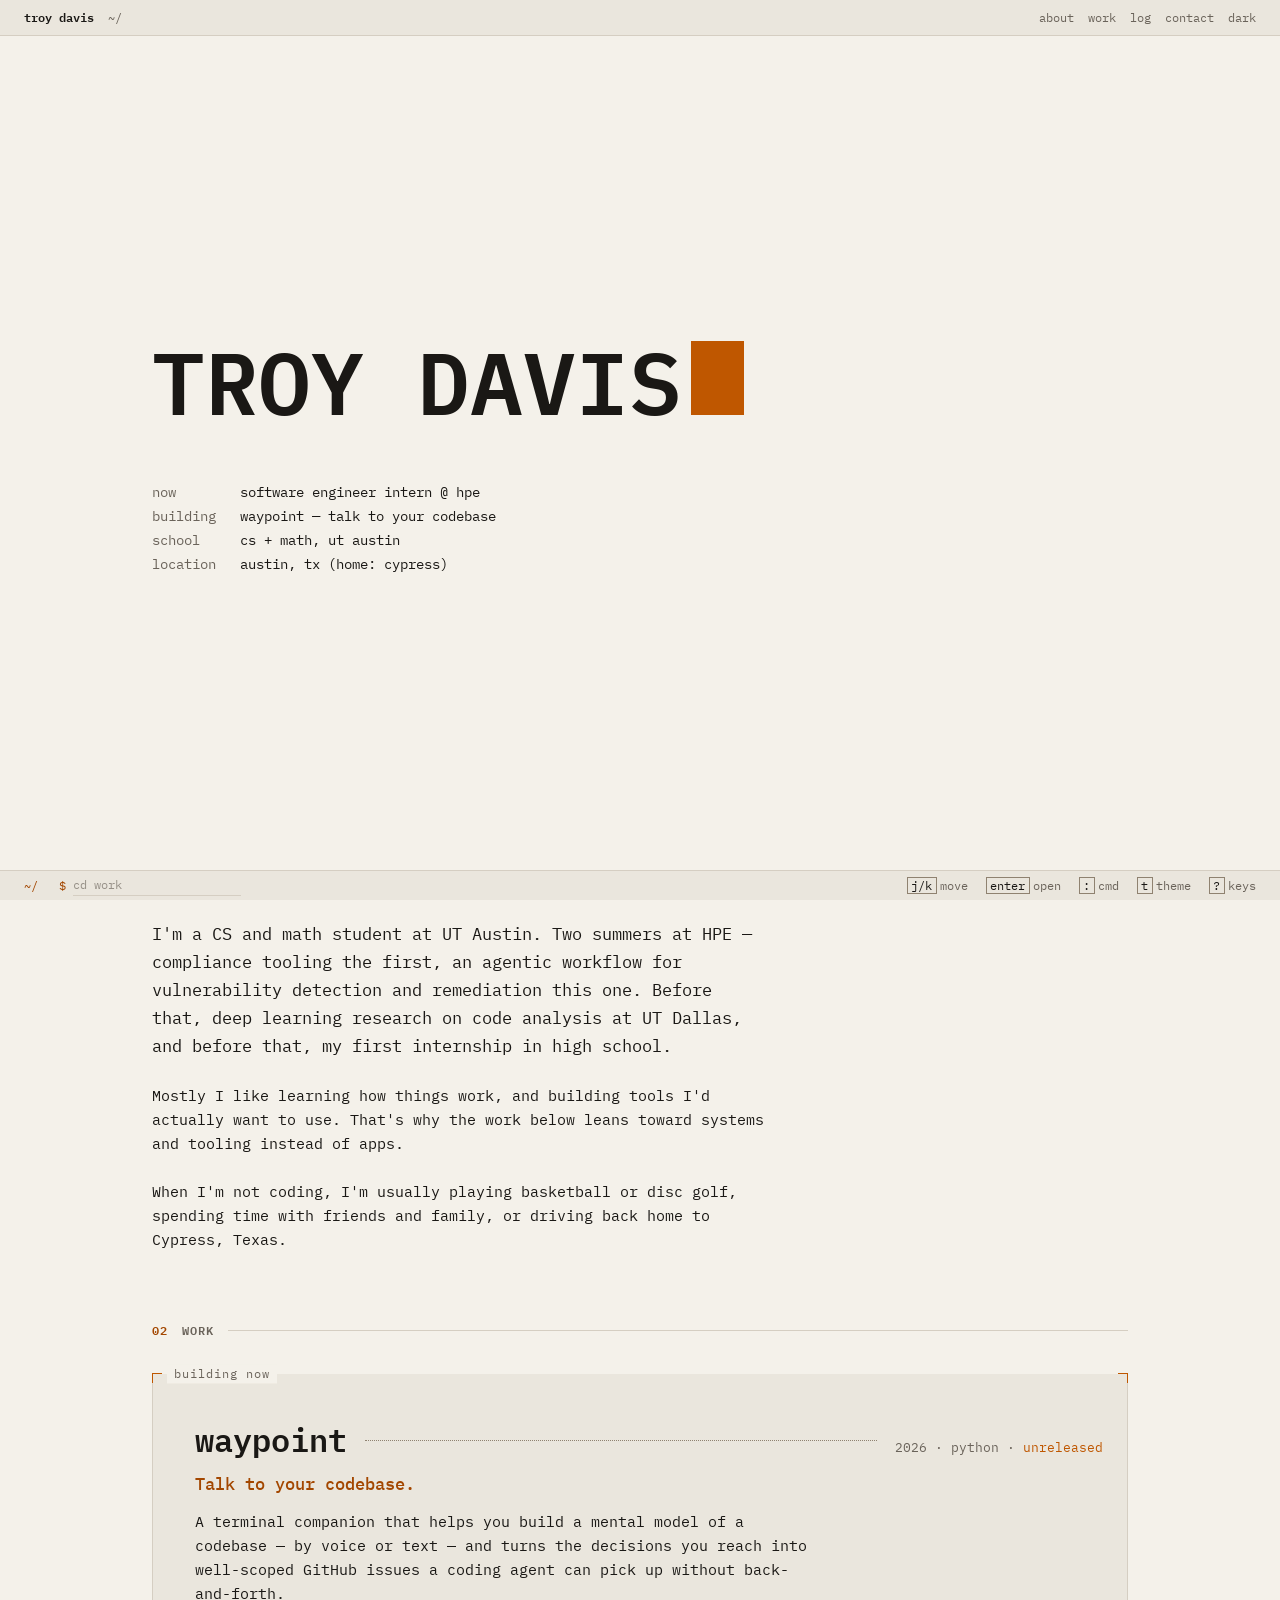
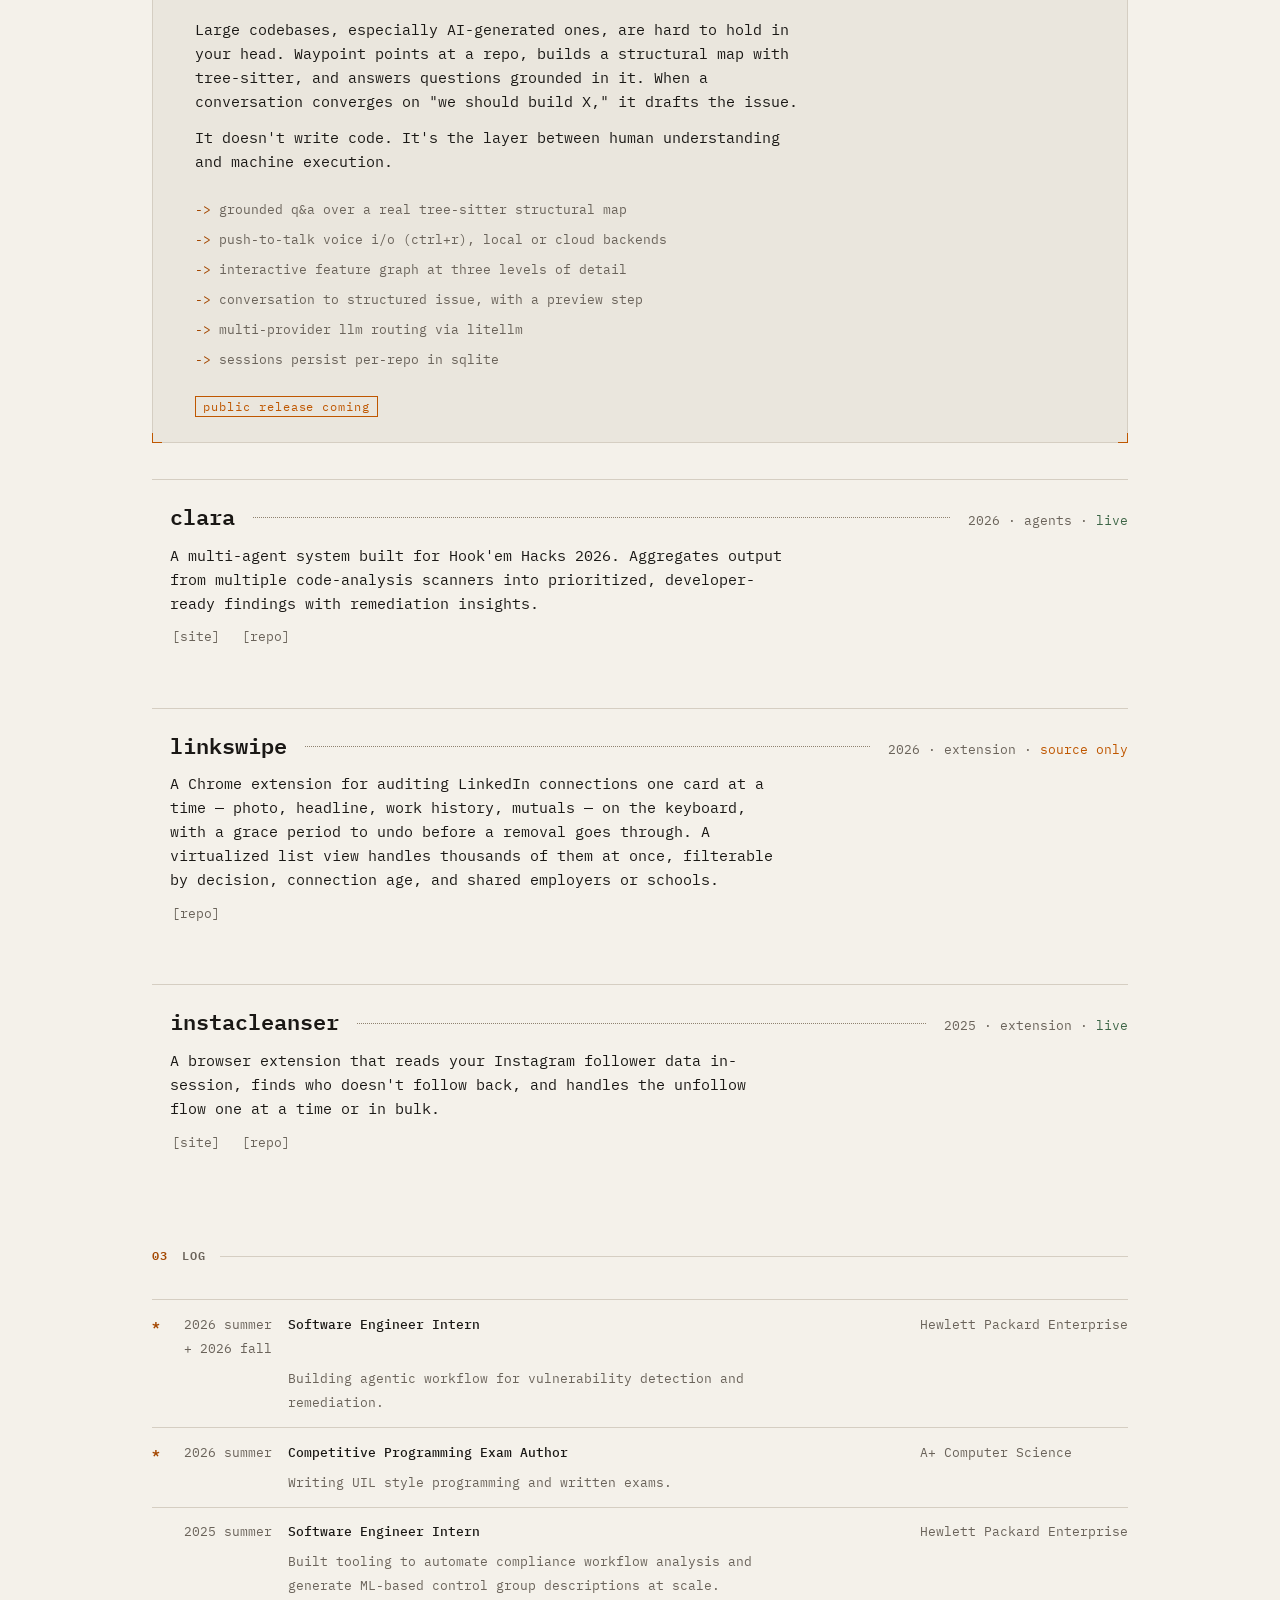
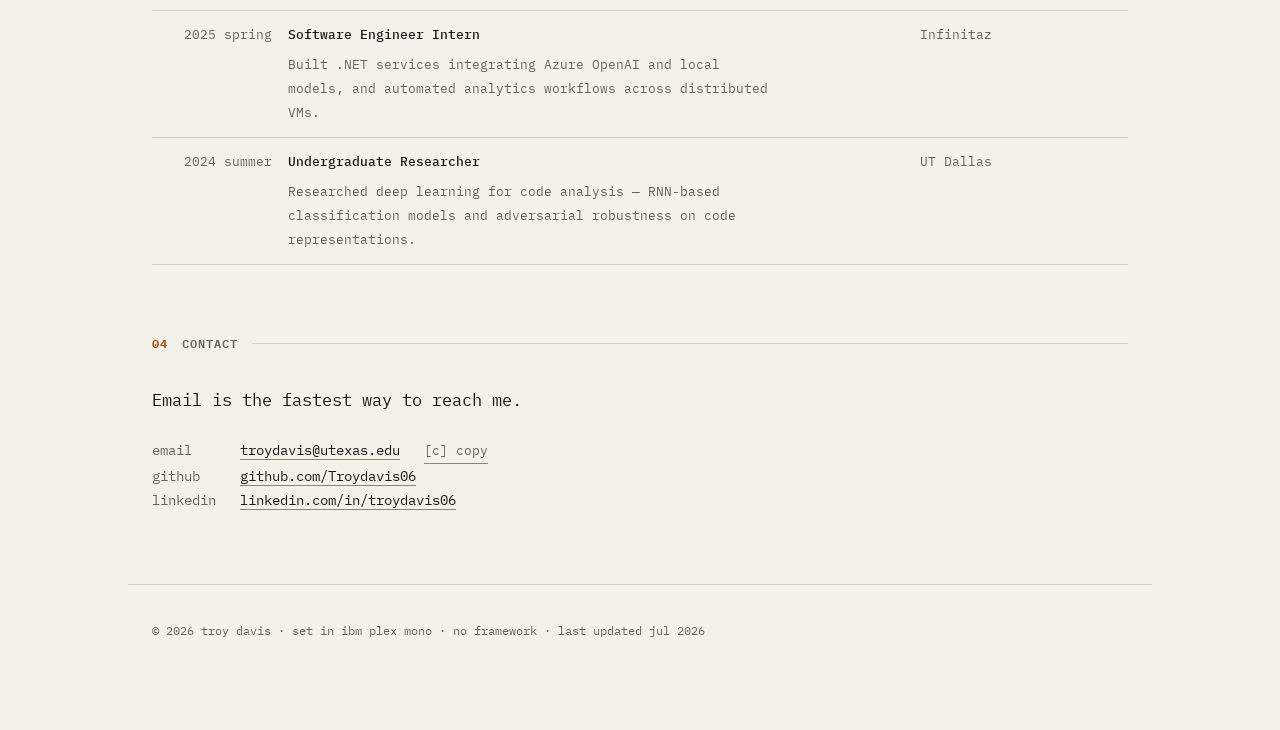
<file: index.html>
<!DOCTYPE html>
<html lang="en" data-theme="light">
<head>
<meta charset="utf-8">
<meta name="viewport" content="width=device-width, initial-scale=1, viewport-fit=cover">

<title>Troy Davis — CS + math @ UT Austin</title>
<meta name="description" content="Troy Davis. CS and math student at UT Austin, software engineer intern at HPE. Building Waypoint, a terminal companion for understanding codebases.">
<link rel="canonical" href="https://troydavis.me/">
<meta name="theme-color" content="#f4f1ea">

<meta property="og:type" content="website">
<meta property="og:url" content="https://troydavis.me/">
<meta property="og:title" content="Troy Davis">
<meta property="og:description" content="CS and math student at UT Austin. Building Waypoint, a terminal companion for understanding codebases.">
<meta property="og:image" content="https://troydavis.me/assets/og.png">
<meta property="og:image:width" content="1200">
<meta property="og:image:height" content="630">
<meta name="twitter:card" content="summary_large_image">

<link rel="icon" href="assets/td-favicon.svg" type="image/svg+xml">
<link rel="apple-touch-icon" href="assets/apple-touch-icon.png">

<!-- Resolve theme before first paint. Synchronous and inline on purpose:
     any deferral here is a visible flash of the wrong theme. -->
<script>
(function () {
  try {
    var stored = localStorage.getItem('theme');
    var theme = (stored === 'light' || stored === 'dark')
      ? stored
      : (window.matchMedia('(prefers-color-scheme: dark)').matches ? 'dark' : 'light');
    document.documentElement.setAttribute('data-theme', theme);
  } catch (e) { /* Safari private mode throws on localStorage; light is correct */ }
})();
</script>

<link rel="preconnect" href="https://fonts.googleapis.com">
<link rel="preconnect" href="https://fonts.gstatic.com" crossorigin>
<link href="https://fonts.googleapis.com/css2?family=IBM+Plex+Mono:wght@400;500;600;700&display=swap" rel="stylesheet">
<link rel="stylesheet" href="css/main.css">
</head>
<body>

<a class="skip" href="#main">skip to content</a>

<header class="topbar">
  <a class="topbar__brand" href="#top">
    <span class="topbar__brand-full">troy davis</span>
    <span class="topbar__brand-short">troy</span>
  </a>
  <span class="topbar__path" id="path">~/</span>
  <nav class="topbar__nav" aria-label="Sections">
    <a href="#about">about</a>
    <a href="#work">work</a>
    <a href="#log">log</a>
    <a href="#contact">contact</a>
  </nav>
  <button class="topbar__theme" id="theme-btn" type="button">
    <span aria-hidden="true" id="theme-icon">dark</span>
    <span class="visually-hidden">Switch to dark theme</span>
  </button>
</header>

<main id="main">

  <!-- ===================== HERO ===================== -->
  <section id="top" class="wrap hero" data-nav tabindex="-1" aria-labelledby="hero-name">
    <h1 class="hero__name" id="hero-name">TROY&nbsp;DAVIS<span class="cursor" aria-hidden="true"></span></h1>

    <dl class="kv hero__kv">
      <dt>now</dt>       <dd>software engineer intern @ hpe</dd>
      <dt>building</dt>  <dd>waypoint — talk to your codebase</dd>
      <dt>school</dt>    <dd>cs + math, ut austin</dd>
      <dt>location</dt>  <dd>austin, tx (home: cypress)</dd>
    </dl>
  </section>

  <!-- ===================== ABOUT ===================== -->
  <section id="about" class="wrap section" data-nav tabindex="-1" aria-labelledby="about-h">
    <h2 class="section__title" id="about-h"><span class="section__num">01</span> about</h2>

    <div class="prose">
      <p class="lead">
        I'm a CS and math student at UT Austin. Two summers at HPE &mdash;
        compliance tooling the first, an agentic workflow for vulnerability
        detection and remediation this one. Before that, deep learning research
        on code analysis at UT Dallas, and before that, my first internship in
        high school.
      </p>
      <p>
        Mostly I like learning how things work, and building tools I'd actually
        want to use. That's why the work below leans toward systems and tooling
        instead of apps.
      </p>
      <p>
        When I'm not coding, I'm usually playing basketball or disc golf,
        spending time with friends and family, or driving back home to Cypress,
        Texas.
      </p>
    </div>
  </section>

  <!-- ===================== WORK ===================== -->
  <section id="work" class="wrap section" aria-labelledby="work-h">
    <h2 class="section__title" id="work-h"><span class="section__num">02</span> work</h2>

    <div class="work-list">

      <article class="work work--featured pane" data-nav tabindex="-1"
               data-nav-href="https://github.com/Troydavis06">
        <p class="pane__title">building now</p>
        <div class="work__head">
          <h3 class="work__name">waypoint</h3>
          <span class="work__lead" aria-hidden="true"></span>
          <p class="work__meta">2026 &middot; python &middot; <span class="is-soon">unreleased</span></p>
        </div>

        <p class="work__tagline">Talk to your codebase.</p>

        <p class="work__desc">
          A terminal companion that helps you build a mental model of a codebase
          &mdash; by voice or text &mdash; and turns the decisions you reach into
          well-scoped GitHub issues a coding agent can pick up without
          back-and-forth.
        </p>
        <p class="work__desc">
          Large codebases, especially AI-generated ones, are hard to hold in your
          head. Waypoint points at a repo, builds a structural map with
          tree-sitter, and answers questions grounded in it. When a conversation
          converges on "we should build X," it drafts the issue.
        </p>
        <p class="work__desc">
          It doesn't write code. It's the layer between human understanding and
          machine execution.
        </p>

        <ul class="feats">
          <li>grounded q&amp;a over a real tree-sitter structural map</li>
          <li>push-to-talk voice i/o (ctrl+r), local or cloud backends</li>
          <li>interactive feature graph at three levels of detail</li>
          <li>conversation to structured issue, with a preview step</li>
          <li>multi-provider llm routing via litellm</li>
          <li>sessions persist per-repo in sqlite</li>
        </ul>

        <p><span class="badge">public release coming</span></p>
      </article>

      <article class="work" data-nav tabindex="-1" data-nav-href="https://claragot.us/">
        <div class="work__head">
          <h3 class="work__name">clara</h3>
          <span class="work__lead" aria-hidden="true"></span>
          <p class="work__meta">2026 &middot; agents &middot; <span class="is-live">live</span></p>
        </div>
        <p class="work__desc">
          A multi-agent system built for Hook'em Hacks 2026. Aggregates output
          from multiple code-analysis scanners into prioritized, developer-ready
          findings with remediation insights.
        </p>
        <p class="card-links">
          <a class="link-tag" href="https://claragot.us/" target="_blank" rel="noopener noreferrer">[site]</a>
          <a class="link-tag" href="https://github.com/Troydavis06/CLARA" target="_blank" rel="noopener noreferrer">[repo]</a>
        </p>
      </article>

      <article class="work" data-nav tabindex="-1"
               data-nav-href="https://github.com/Troydavis06/LinkSwipe">
        <div class="work__head">
          <h3 class="work__name">linkswipe</h3>
          <span class="work__lead" aria-hidden="true"></span>
          <p class="work__meta">2026 &middot; extension &middot; <span class="is-soon">source only</span></p>
        </div>
        <p class="work__desc">
          A Chrome extension for auditing LinkedIn connections one card at a time
          &mdash; photo, headline, work history, mutuals &mdash; on the keyboard,
          with a grace period to undo before a removal goes through. A
          virtualized list view handles thousands of them at once, filterable by
          decision, connection age, and shared employers or schools.
        </p>
        <p class="card-links">
          <a class="link-tag" href="https://github.com/Troydavis06/LinkSwipe" target="_blank" rel="noopener noreferrer">[repo]</a>
        </p>
      </article>

      <article class="work" data-nav tabindex="-1" data-nav-href="https://troydavis.me/instacleanser/">
        <div class="work__head">
          <h3 class="work__name">instacleanser</h3>
          <span class="work__lead" aria-hidden="true"></span>
          <p class="work__meta">2025 &middot; extension &middot; <span class="is-live">live</span></p>
        </div>
        <p class="work__desc">
          A browser extension that reads your Instagram follower data in-session,
          finds who doesn't follow back, and handles the unfollow flow one at a
          time or in bulk.
        </p>
        <p class="card-links">
          <a class="link-tag" href="https://troydavis.me/instacleanser/" target="_blank" rel="noopener noreferrer">[site]</a>
          <a class="link-tag" href="https://github.com/Troydavis06/InstaCleanser" target="_blank" rel="noopener noreferrer">[repo]</a>
        </p>
      </article>

    </div>
  </section>

  <!-- ===================== LOG ===================== -->
  <section id="log" class="wrap section" aria-labelledby="log-h">
    <h2 class="section__title" id="log-h"><span class="section__num">03</span> log</h2>

    <ol class="log">
      <li class="log__row" data-current data-nav tabindex="-1">
        <span class="log__period">2026 summer + 2026 fall</span>
        <span class="log__role">Software Engineer Intern</span>
        <span class="log__org">Hewlett Packard Enterprise</span>
        <p class="log__note">Building agentic workflow for vulnerability detection and remediation.</p>
      </li>
      <li class="log__row" data-current data-nav tabindex="-1">
        <span class="log__period">2026 summer</span>
        <span class="log__role">Competitive Programming Exam Author</span>
        <span class="log__org">A+ Computer Science</span>
        <p class="log__note">Writing UIL style programming and written exams.</p>
      </li>
      <li class="log__row" data-nav tabindex="-1">
        <span class="log__period">2025 summer</span>
        <span class="log__role">Software Engineer Intern</span>
        <span class="log__org">Hewlett Packard Enterprise</span>
        <p class="log__note">Built tooling to automate compliance workflow analysis and generate ML-based control group descriptions at scale.</p>
      </li>
      <li class="log__row" data-nav tabindex="-1">
        <span class="log__period">2025 spring</span>
        <span class="log__role">Software Engineer Intern</span>
        <span class="log__org">Infinitaz</span>
        <p class="log__note">Built .NET services integrating Azure OpenAI and local models, and automated analytics workflows across distributed VMs.</p>
      </li>
      <li class="log__row" data-nav tabindex="-1">
        <span class="log__period">2024 summer</span>
        <span class="log__role">Undergraduate Researcher</span>
        <span class="log__org">UT Dallas</span>
        <p class="log__note">Researched deep learning for code analysis — RNN-based classification models and adversarial robustness on code representations.</p>
      </li>
    </ol>
  </section>

  <!-- ===================== CONTACT ===================== -->
  <section id="contact" class="wrap section" data-nav tabindex="-1" aria-labelledby="contact-h">
    <h2 class="section__title" id="contact-h"><span class="section__num">04</span> contact</h2>

    <p class="contact__lead">Email is the fastest way to reach me.</p>

    <dl class="kv">
      <dt>email</dt>
      <dd>
        <a href="mailto:troydavis@utexas.edu">troydavis@utexas.edu</a>
        <button class="copy" id="copy-email" type="button" data-copy="troydavis@utexas.edu">[c] copy</button>
      </dd>

      <dt>github</dt>
      <dd><a href="https://github.com/Troydavis06" target="_blank" rel="noopener noreferrer">github.com/Troydavis06</a></dd>

      <dt>linkedin</dt>
      <dd><a href="https://linkedin.com/in/troydavis06" target="_blank" rel="noopener noreferrer">linkedin.com/in/troydavis06</a></dd>
    </dl>
  </section>

</main>

<footer id="end" class="wrap colophon">
  <p>&copy; 2026 troy davis &middot; set in ibm plex mono &middot; no framework &middot; last updated jul 2026</p>
</footer>

<div class="statusbar">
  <span class="statusbar__path" id="status-path">~/</span>

  <form class="prompt" id="prompt-form" autocomplete="off">
    <label class="visually-hidden" for="cmd">Command. Try: cd work</label>
    <span class="prompt__sigil" aria-hidden="true">$</span>
    <input class="prompt__input" id="cmd" type="text" name="cmd" spellcheck="false"
           autocapitalize="off" autocorrect="off" placeholder="cd work"
           role="combobox" aria-expanded="false" aria-controls="cmd-menu"
           aria-autocomplete="list">
    <ul class="prompt__menu" id="cmd-menu" role="listbox" aria-label="Completions"></ul>
  </form>

  <span class="statusbar__msg" id="cmd-msg"></span>

  <ul class="statusbar__keys" aria-hidden="true">
    <li><kbd>j/k</kbd>move</li>
    <li><kbd>enter</kbd>open</li>
    <li><kbd>:</kbd>cmd</li>
    <li><kbd>t</kbd>theme</li>
    <li><kbd>?</kbd>keys</li>
  </ul>
  <div class="statusbar__actions">
    <button type="button" id="m-theme">theme</button>
    <button type="button" id="m-email">email</button>
    <button type="button" id="m-top">top</button>
  </div>
</div>

<dialog class="help" id="help" aria-labelledby="help-h">
  <h2 id="help-h">keys</h2>
  <dl class="help__keys">
    <dt>j / k</dt>      <dd>move down / up</dd>
    <dt>enter</dt>      <dd>open selected</dd>
    <dt>g / G</dt>      <dd>top / bottom</dd>
    <dt>1 &ndash; 4</dt><dd>jump to section</dd>
    <dt>t</dt>          <dd>toggle theme</dd>
    <dt>c</dt>          <dd>copy email</dd>
    <dt>?</dt>          <dd>this list</dd>
    <dt>esc</dt>        <dd>dismiss</dd>
  </dl>

  <h2 id="help-cmd-h">commands</h2>
  <dl class="help__keys">
    <dt>:</dt>            <dd>focus the prompt</dd>
    <dt>cd &lt;name&gt;</dt><dd>go to a section &mdash; about, work, log, contact, ~</dd>
    <dt>open &lt;name&gt;</dt><dd>open a project &mdash; waypoint, clara, linkswipe, instacleanser</dd>
    <dt>ls</dt>           <dd>list what you can cd into</dd>
    <dt>theme</dt>        <dd>toggle, or theme light / theme dark</dd>
    <dt>tab</dt>          <dd>complete the word you're typing</dd>
    <dt>&uarr; / &darr;</dt><dd>pick from the list, or walk history when it's closed</dd>
  </dl>
  <button class="help__close" type="button" id="help-close">[esc] close</button>
</dialog>

<p class="visually-hidden" id="sr-status" role="status" aria-live="polite"></p>

<script defer src="js/site.js"></script>
</body>
</html>
</file>
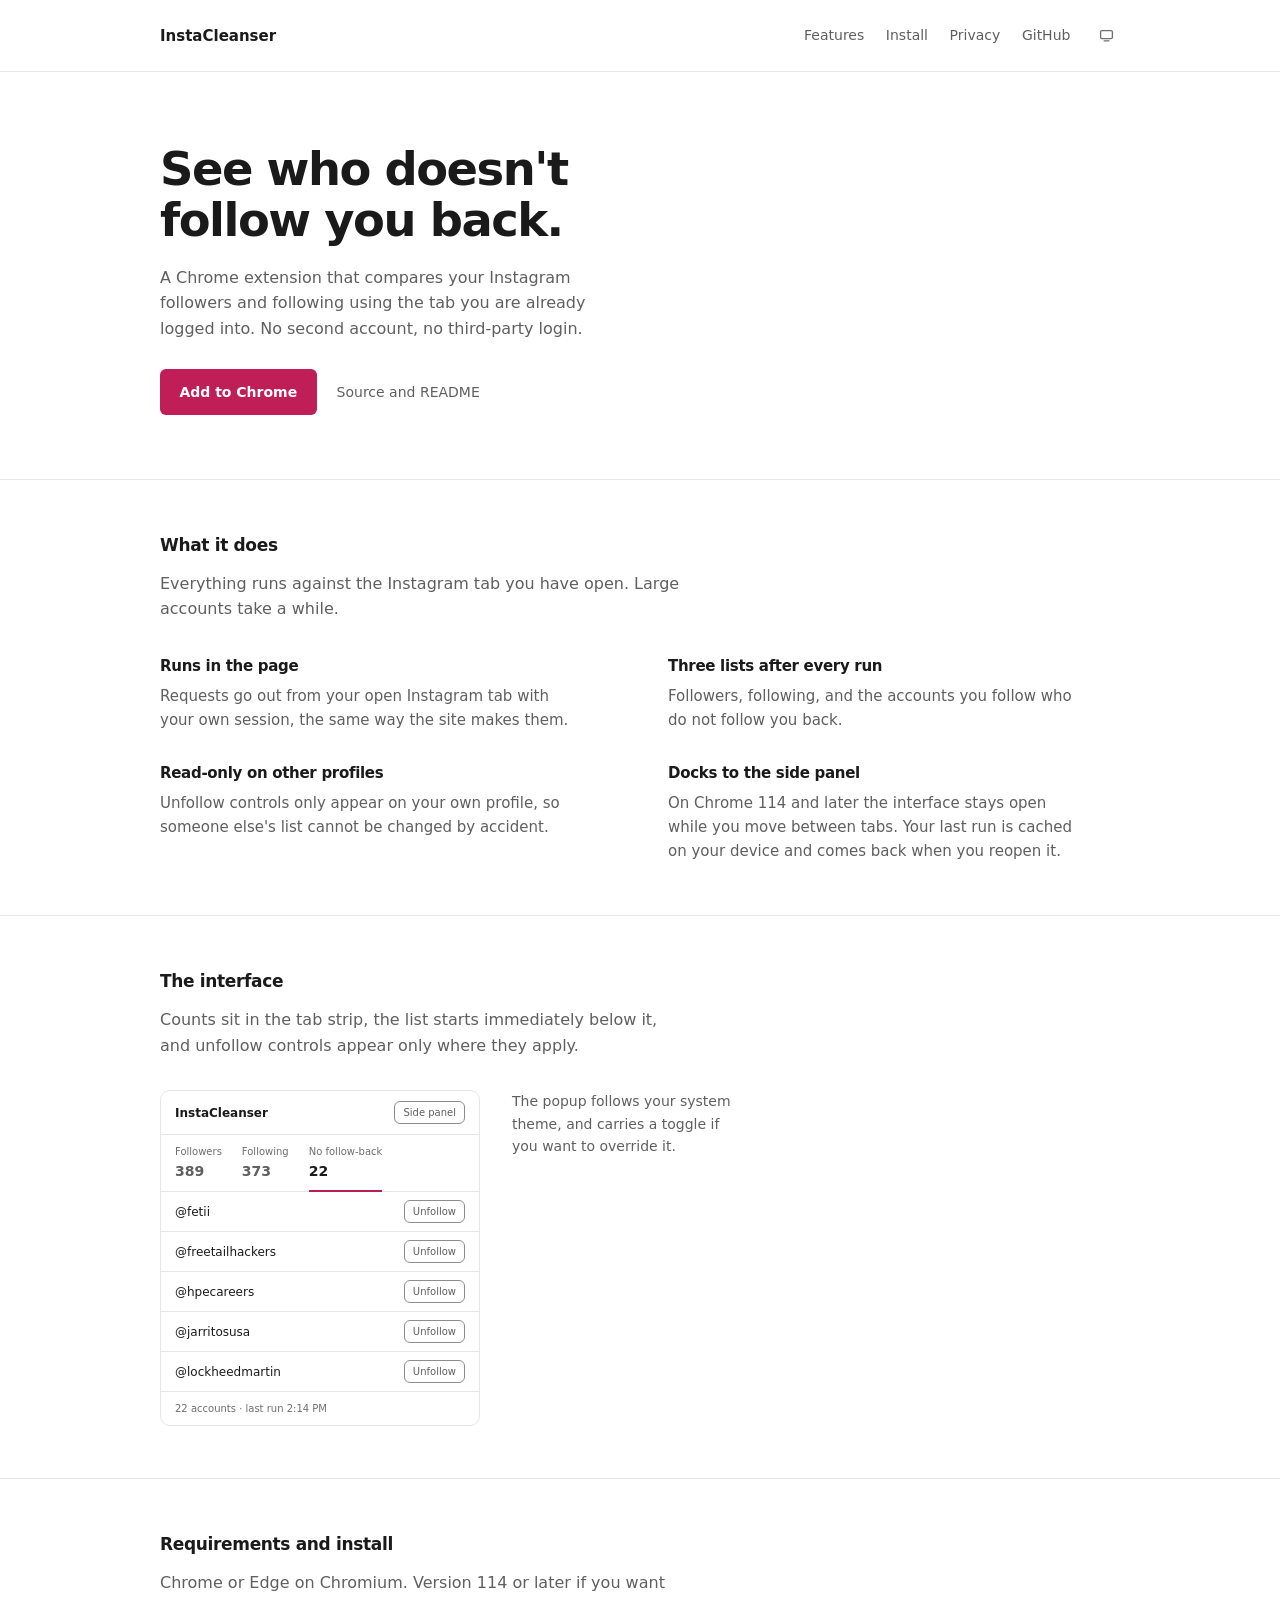
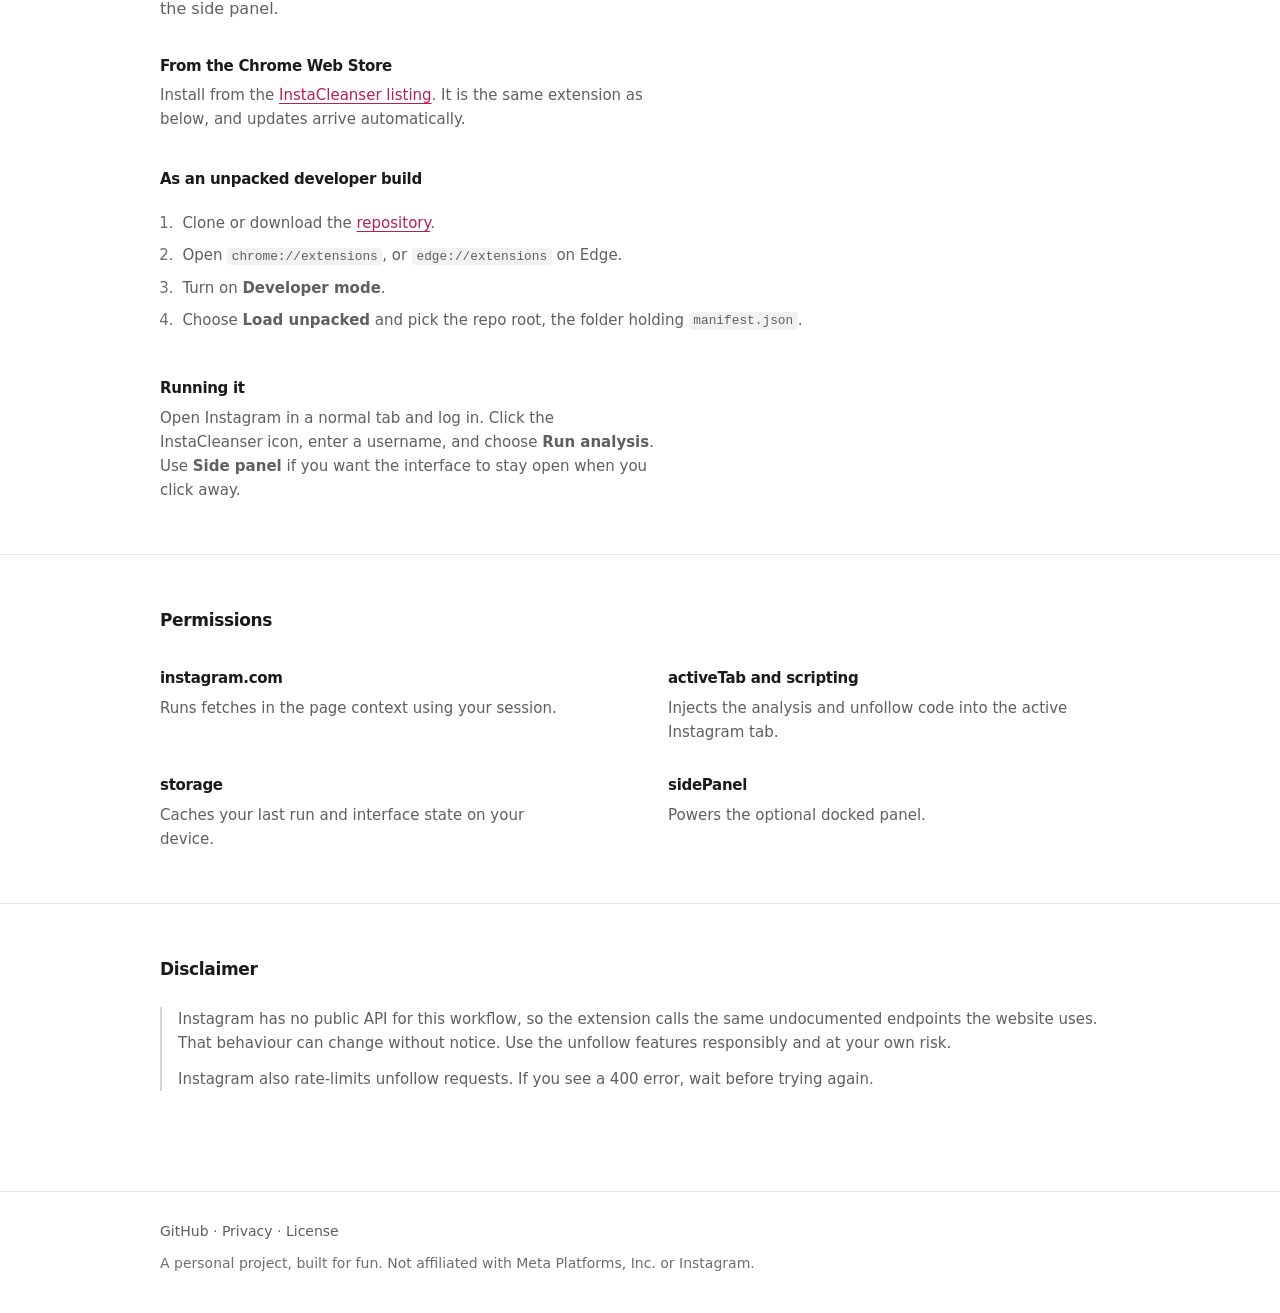
<file: instacleanser/index.html>
<!DOCTYPE html>
<html lang="en">
<head>
  <meta charset="UTF-8" />
  <meta name="viewport" content="width=device-width, initial-scale=1" />
  <title>InstaCleanser — see who does not follow you back</title>
  <meta
    name="description"
    content="Chrome extension that compares your Instagram followers and following in the tab you are already logged into, shows who does not follow back, and unfollows from your own profile."
  />
  <link rel="canonical" href="https://troydavis.me/instacleanser/" />
  <meta property="og:type" content="website" />
  <meta property="og:title" content="InstaCleanser — see who does not follow you back" />
  <meta
    property="og:description"
    content="Compare Instagram followers and following using your own browser session. Side panel, local storage, no separate login."
  />
  <meta property="og:url" content="https://troydavis.me/instacleanser/" />
  <meta
    property="og:image"
    content="https://troydavis.me/instacleanser/assets/popup-main-dark.png"
  />
  <meta name="twitter:card" content="summary_large_image" />
  <meta name="twitter:title" content="InstaCleanser" />
  <meta
    name="twitter:description"
    content="Compare Instagram followers and following in your browser, and unfollow the accounts that do not follow you back."
  />
  <meta
    name="twitter:image"
    content="https://troydavis.me/instacleanser/assets/popup-main-dark.png"
  />
  <script>
    // Applied before first paint so the page never renders in the wrong theme.
    try {
      var t = localStorage.getItem("instacleanser_theme");
      if (t === "light" || t === "dark") document.documentElement.dataset.theme = t;
    } catch (e) {}
  </script>
  <link rel="stylesheet" href="styles.css" />
  <link
    rel="icon"
    href="data:image/svg+xml,%3Csvg xmlns='http://www.w3.org/2000/svg' viewBox='0 0 32 32'%3E%3Crect width='32' height='32' rx='8' fill='%23d81b60'/%3E%3Cpath fill='%23fff' d='M8 22c0-6 4-10 8-10s8 4 8 10H8zm8-12a4 4 0 1 1 0-8 4 4 0 0 1 0 8z'/%3E%3C/svg%3E"
  />
</head>
<body>
  <a class="nav-skip" href="#main">Skip to content</a>
  <header class="site-header">
    <div class="wrap-wide">
      <span class="logo">InstaCleanser</span>
      <nav class="header-links" aria-label="Page">
        <a href="#features">Features</a>
        <a href="#install">Install</a>
        <a href="privacy.html">Privacy</a>
        <a href="https://github.com/Troydavis06/InstaCleanser">GitHub</a>
        <button type="button" id="theme-toggle" class="btn-icon" data-choice="system" title="Theme: system" aria-label="Theme: system">
          <svg class="i-system" viewBox="0 0 16 16" fill="none" stroke="currentColor" stroke-width="1.4" stroke-linecap="round" aria-hidden="true"><rect x="1.7" y="2.7" width="12.6" height="8.6" rx="1.5"/><path d="M5.5 13.8h5"/></svg>
          <svg class="i-light" viewBox="0 0 16 16" fill="none" stroke="currentColor" stroke-width="1.4" stroke-linecap="round" aria-hidden="true"><circle cx="8" cy="8" r="3.1"/><path d="M8 1.2v1.5M8 13.3v1.5M14.8 8h-1.5M2.7 8H1.2M12.8 3.2l-1.1 1.1M4.3 11.7l-1.1 1.1M12.8 12.8l-1.1-1.1M4.3 4.3L3.2 3.2"/></svg>
          <svg class="i-dark" viewBox="0 0 16 16" fill="none" stroke="currentColor" stroke-width="1.4" stroke-linejoin="round" aria-hidden="true"><path d="M13.2 9.6A5.7 5.7 0 0 1 6.4 2.8a5.7 5.7 0 1 0 6.8 6.8z"/></svg>
        </button>
      </nav>
    </div>
  </header>

  <main id="main">
    <section class="hero">
      <div class="wrap-wide">
        <h1>See who doesn't follow you back.</h1>
        <p class="hero-lead">
          A Chrome extension that compares your Instagram followers and following using the tab you
          are already logged into. No second account, no third-party login.
        </p>
        <div class="hero-cta">
          <a
            class="btn btn-primary"
            href="https://chromewebstore.google.com/detail/ecphalengelfdcnhallaepjbjgbcbnbb"
            target="_blank"
            rel="noopener noreferrer"
          >
            Add to Chrome
          </a>
          <a class="link-plain" href="https://github.com/Troydavis06/InstaCleanser">Source and README</a>
        </div>
      </div>
    </section>

    <section class="section" id="features" aria-labelledby="features-heading">
      <div class="wrap-wide">
        <h2 id="features-heading">What it does</h2>
        <p class="section-intro">
          Everything runs against the Instagram tab you have open. Large accounts take a while.
        </p>
        <div class="features">
          <div>
            <h3>Runs in the page</h3>
            <p>
              Requests go out from your open Instagram tab with your own session, the same way the
              site makes them.
            </p>
          </div>
          <div>
            <h3>Three lists after every run</h3>
            <p>
              Followers, following, and the accounts you follow who do not follow you back.
            </p>
          </div>
          <div>
            <h3>Read-only on other profiles</h3>
            <p>
              Unfollow controls only appear on your own profile, so someone else's list cannot be
              changed by accident.
            </p>
          </div>
          <div>
            <h3>Docks to the side panel</h3>
            <p>
              On Chrome 114 and later the interface stays open while you move between tabs. Your
              last run is cached on your device and comes back when you reopen it.
            </p>
          </div>
        </div>
      </div>
    </section>

    <section class="section" id="screens" aria-labelledby="screens-heading">
      <div class="wrap-wide">
        <h2 id="screens-heading">The interface</h2>
        <p class="section-intro">
          Counts sit in the tab strip, the list starts immediately below it, and unfollow controls
          appear only where they apply.
        </p>
        <div class="replica-row">
          <!-- Markup, not a screenshot: it reads this page's tokens, so it
               follows the site theme and can never fall out of date. -->
          <div class="replica" role="img" aria-label="The InstaCleanser popup showing the No follow-back tab: 22 accounts, each with an Unfollow button, and an Unfollow all control.">
            <div class="replica-hdr">
              <span class="replica-mark">InstaCleanser</span>
              <span class="replica-ghost">Side panel</span>
            </div>
            <div class="replica-tabs" aria-hidden="true">
              <div class="replica-tab"><span>Followers</span><span>389</span></div>
              <div class="replica-tab"><span>Following</span><span>373</span></div>
              <div class="replica-tab on"><span>No follow-back</span><span>22</span></div>
            </div>
            <ul aria-hidden="true">
              <li><span>@fetii</span><span class="replica-unfollow">Unfollow</span></li>
              <li><span>@freetailhackers</span><span class="replica-unfollow">Unfollow</span></li>
              <li><span>@hpecareers</span><span class="replica-unfollow">Unfollow</span></li>
              <li><span>@jarritosusa</span><span class="replica-unfollow">Unfollow</span></li>
              <li><span>@lockheedmartin</span><span class="replica-unfollow">Unfollow</span></li>
            </ul>
            <p class="replica-status" aria-hidden="true">22 accounts · last run 2:14 PM</p>
          </div>
          <p class="replica-caption">
            The popup follows your system theme, and carries a toggle if you want to override it.
          </p>
        </div>
      </div>
    </section>

    <section class="section" id="install" aria-labelledby="install-heading">
      <div class="wrap-wide">
        <h2 id="install-heading">Requirements and install</h2>
        <p class="section-intro">
          Chrome or Edge on Chromium. Version 114 or later if you want the side panel.
        </p>
        <div class="stack">
          <div>
            <h3>From the Chrome Web Store</h3>
            <p>
              Install from the
              <a
                href="https://chromewebstore.google.com/detail/ecphalengelfdcnhallaepjbjgbcbnbb"
                target="_blank"
                rel="noopener noreferrer"
                >InstaCleanser listing</a>. It is the same extension as below, and updates arrive
              automatically.
            </p>
          </div>
          <div>
            <h3>As an unpacked developer build</h3>
            <ol class="steps">
              <li>Clone or download the <a href="https://github.com/Troydavis06/InstaCleanser">repository</a>.</li>
              <li>Open <code>chrome://extensions</code>, or <code>edge://extensions</code> on Edge.</li>
              <li>Turn on <strong>Developer mode</strong>.</li>
              <li>Choose <strong>Load unpacked</strong> and pick the repo root, the folder holding <code>manifest.json</code>.</li>
            </ol>
          </div>
          <div>
            <h3>Running it</h3>
            <p>
              Open Instagram in a normal tab and log in. Click the InstaCleanser icon, enter a
              username, and choose <strong>Run analysis</strong>. Use <strong>Side panel</strong> if
              you want the interface to stay open when you click away.
            </p>
          </div>
        </div>
      </div>
    </section>

    <section class="section" aria-labelledby="perms-heading">
      <div class="wrap-wide">
        <h2 id="perms-heading">Permissions</h2>
        <div class="features">
          <div>
            <h3>instagram.com</h3>
            <p>Runs fetches in the page context using your session.</p>
          </div>
          <div>
            <h3>activeTab and scripting</h3>
            <p>Injects the analysis and unfollow code into the active Instagram tab.</p>
          </div>
          <div>
            <h3>storage</h3>
            <p>Caches your last run and interface state on your device.</p>
          </div>
          <div>
            <h3>sidePanel</h3>
            <p>Powers the optional docked panel.</p>
          </div>
        </div>
      </div>
    </section>

    <section class="section" aria-labelledby="disclaimer-heading">
      <div class="wrap-wide">
        <h2 id="disclaimer-heading">Disclaimer</h2>
        <div class="disclaimer">
          <p>
            Instagram has no public API for this workflow, so the extension calls the same
            undocumented endpoints the website uses. That behaviour can change without notice. Use
            the unfollow features responsibly and at your own risk.
          </p>
          <p>
            Instagram also rate-limits unfollow requests. If you see a 400 error, wait before trying
            again.
          </p>
        </div>
      </div>
    </section>
  </main>

  <footer class="site-footer">
    <div class="wrap-wide">
      <p>
        <a href="https://github.com/Troydavis06/InstaCleanser">GitHub</a>
        ·
        <a href="privacy.html">Privacy</a>
        ·
        <a href="https://github.com/Troydavis06/InstaCleanser/blob/main/LICENSE">License</a>
      </p>
      <p>A personal project, built for fun. Not affiliated with Meta Platforms, Inc. or Instagram.</p>
    </div>
  </footer>

  <script src="theme.js" defer></script>
</body>
</html>
</file>
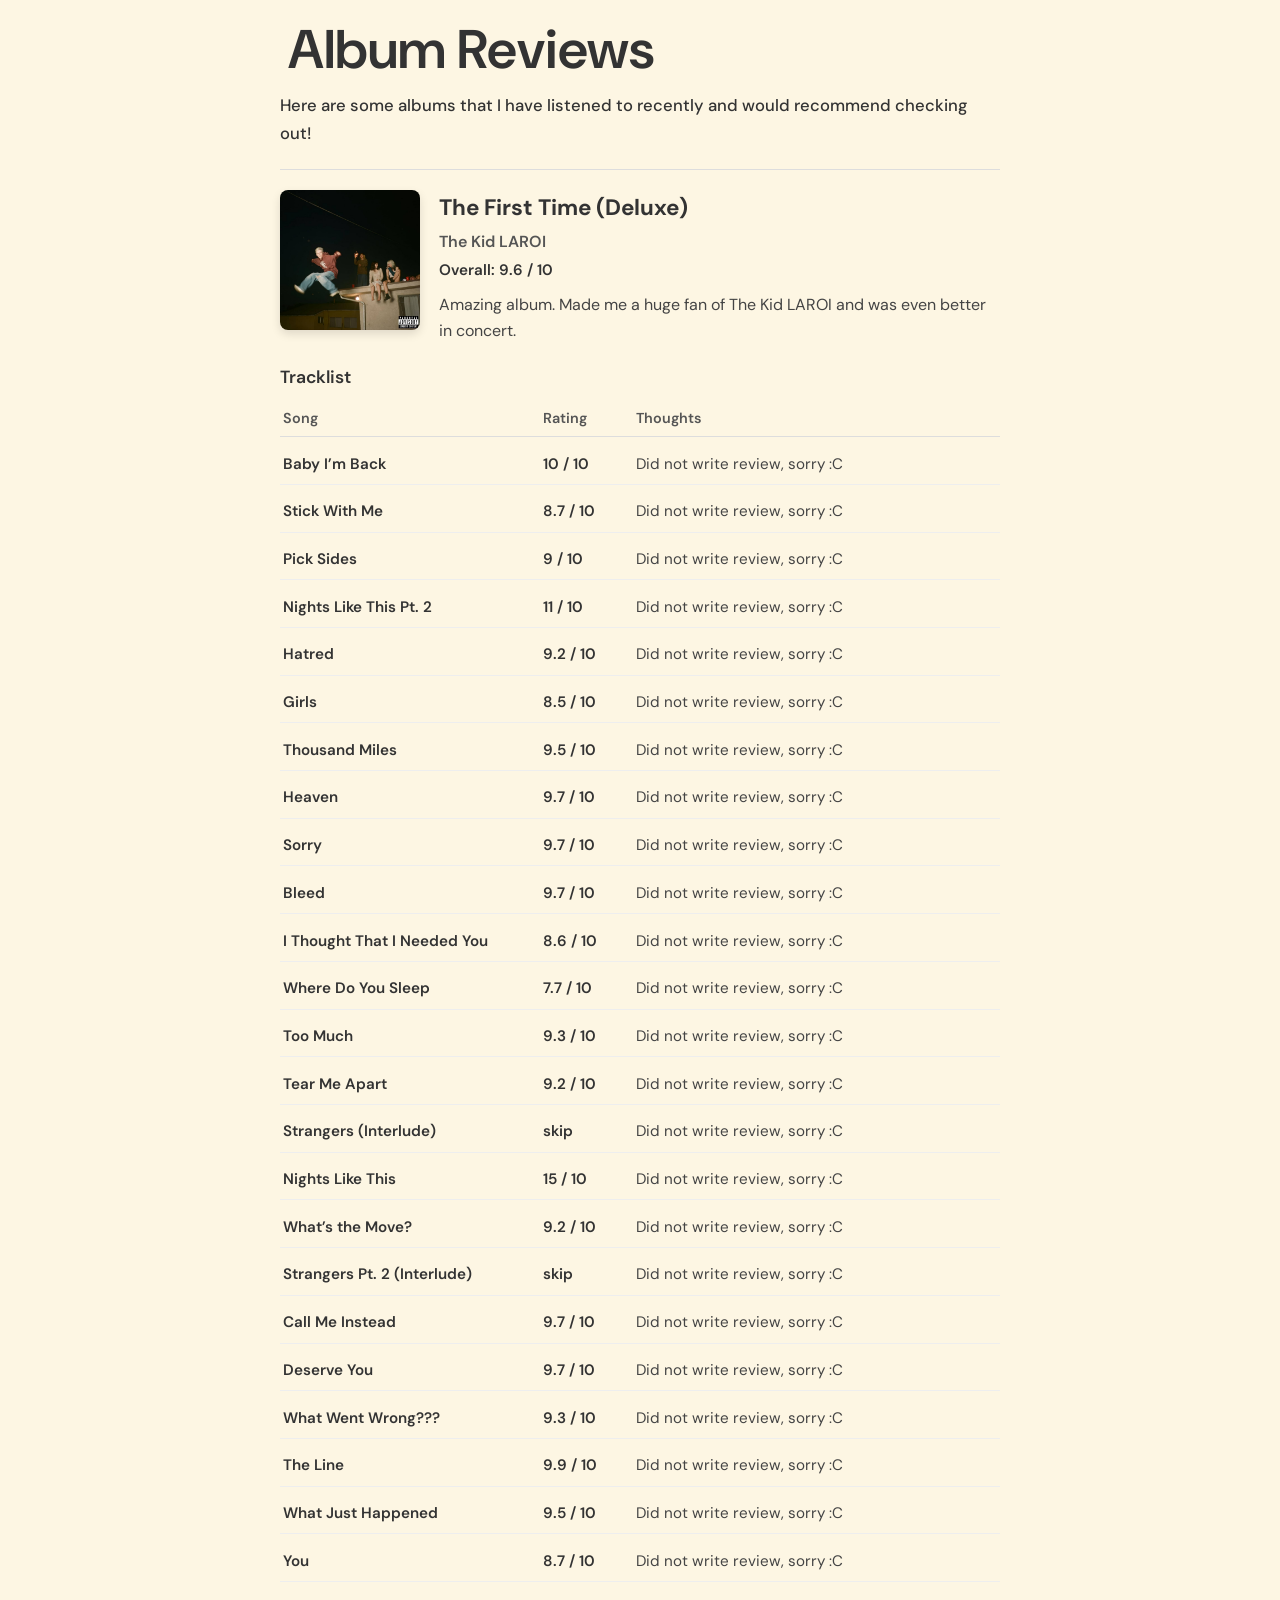
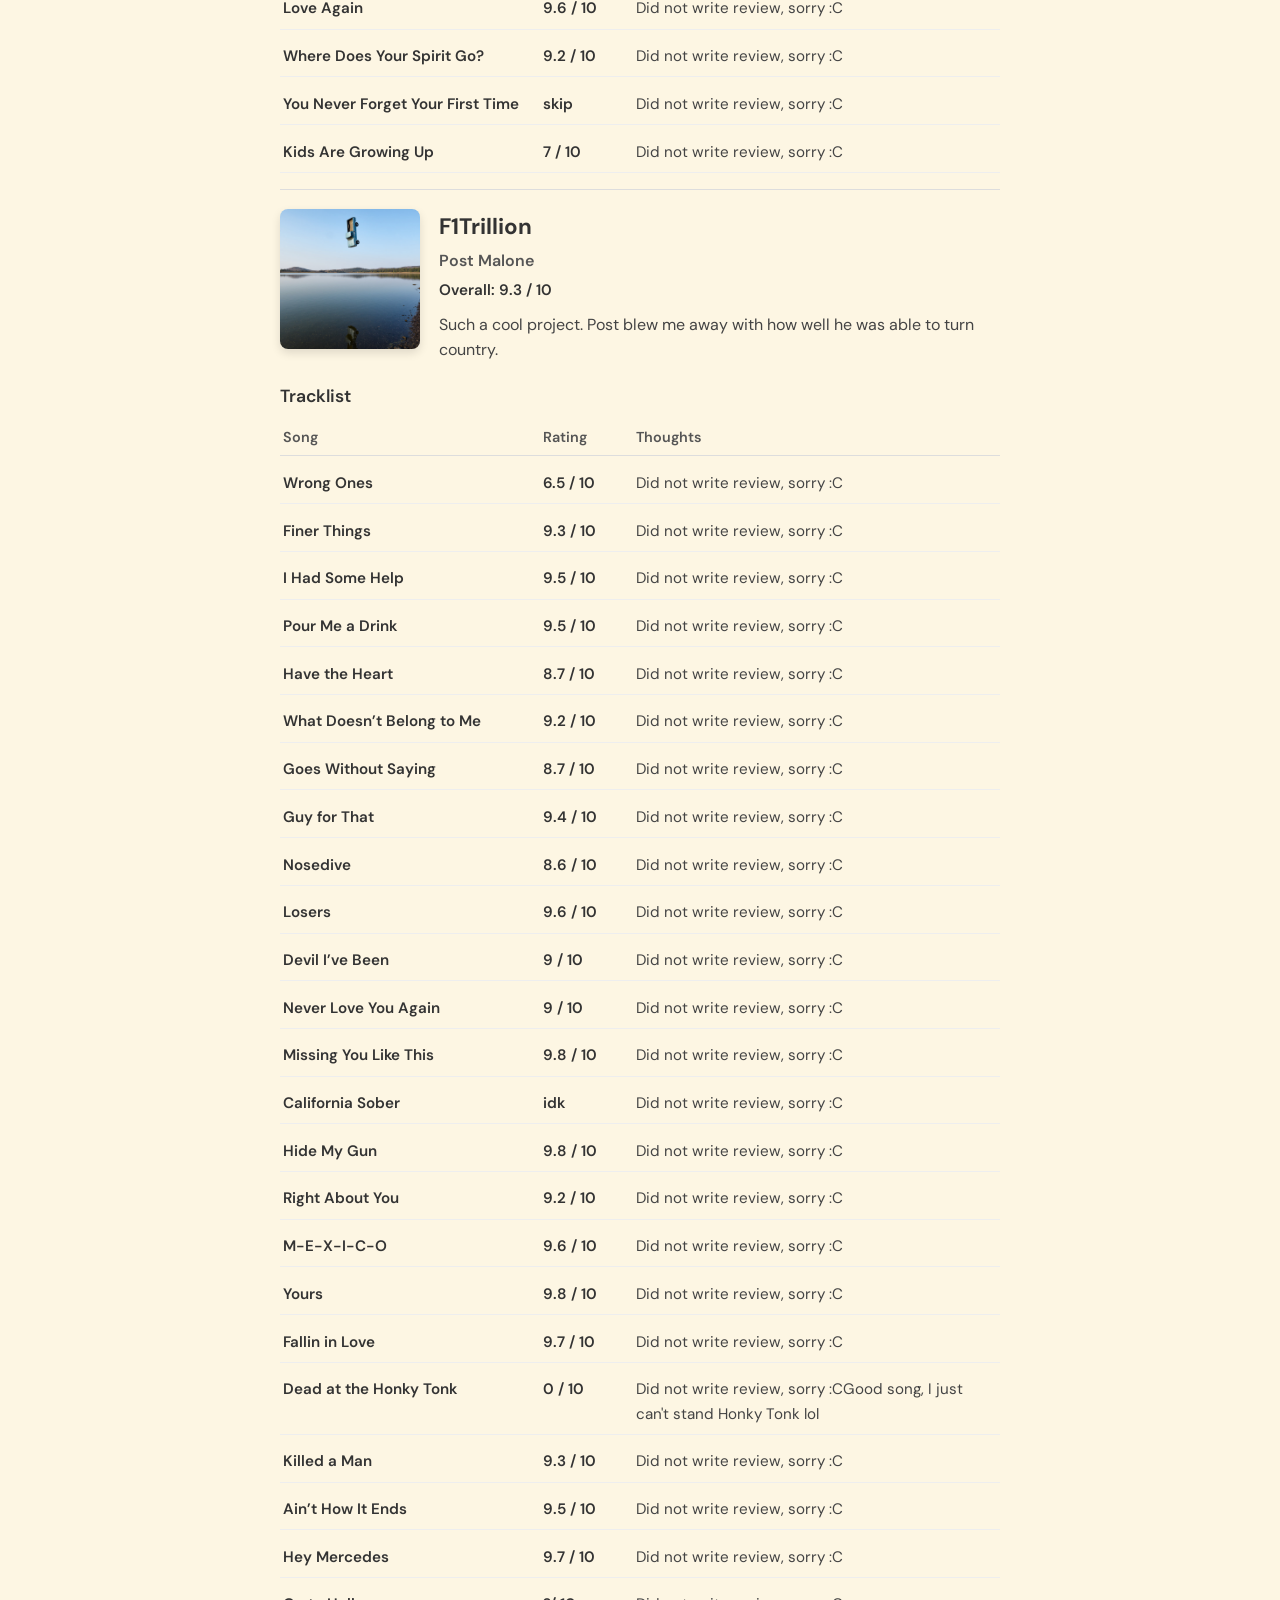
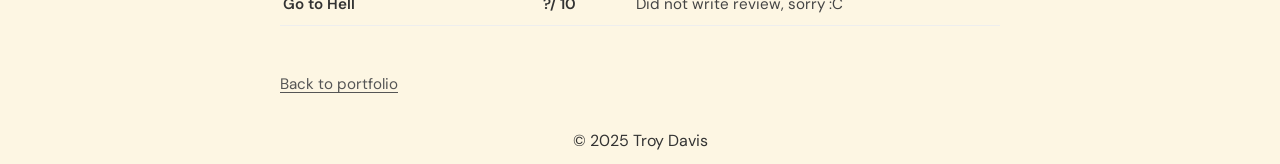
<file: albums.html>
<!DOCTYPE html>
<html lang="en">
<head>
    <meta charset="UTF-8">
    <meta name="viewport" content="width=device-width, initial-scale=1.0">
    <title>Troy Davis - Album Reviews</title>
    <link rel="icon" href="assets/td-favicon.svg" type="image/svg+xml">
    <link rel="stylesheet" href="css/shared.css">
    <link rel="stylesheet" href="css/albums.css">
    <link rel="preconnect" href="https://fonts.googleapis.com">
    <link rel="preconnect" href="https://fonts.gstatic.com" crossorigin>
    <link href="https://fonts.googleapis.com/css2?family=DM+Sans:ital,wght@0,100;0,200;0,300;0,400;0,500;0,600;0,700;0,800;0,900&display=swap" rel="stylesheet">
</head>
<body>
    <header class="no-subtext">
        <div class="header-content">
            <h1>Album Reviews</h1>
        </div>
    </header>

    <main>
        <section class="music-section">
            <div class="music-container">
                <p class="music-intro">
                    Here are some albums that I have listened to recently and would recommend checking out!
                </p>

                <article class="album-card">
                    <div class="album-header">
                        <div class="album-cover">
                            <img src="assets/albums/thefirsttimedeluxe.png" alt="The First Time (Deluxe) album cover">
                        </div>
                        <div class="album-meta">
                            <h2 class="album-title">The First Time (Deluxe)</h2>
                            <p class="album-artist">The Kid LAROI</p>
                            <p class="album-rating-overall">Overall: 9.6 / 10</p>
                            <p class="album-notes">Amazing album. Made me a huge fan of The Kid LAROI and was even better in concert.</p>
                        </div>
                    </div>

                    <div class="tracklist">
                        <h3>Tracklist</h3>
                        <div class="tracklist-table">
                            <div class="tracklist-header">
                                <span>Song</span>
                                <span>Rating</span>
                                <span>Thoughts</span>
                            </div>

                            <div class="track-row">
                                <span class="track-name">Baby I’m Back</span>
                                <span class="track-rating">10 / 10</span>
                                <span class="track-notes"></span>
                            </div>
                            <div class="track-row">
                                <span class="track-name">Stick With Me</span>
                                <span class="track-rating">8.7 / 10</span>
                                <span class="track-notes"></span>
                            </div>
                            <div class="track-row">
                                <span class="track-name">Pick Sides</span>
                                <span class="track-rating">9 / 10</span>
                                <span class="track-notes"></span>
                            </div>
                            <div class="track-row">
                                <span class="track-name">Nights Like This Pt. 2</span>
                                <span class="track-rating">11 / 10</span>
                                <span class="track-notes"></span>
                            </div>
                            <div class="track-row">
                                <span class="track-name">Hatred</span>
                                <span class="track-rating">9.2 / 10</span>
                                <span class="track-notes"></span>
                            </div>
                            <div class="track-row">
                                <span class="track-name">Girls</span>
                                <span class="track-rating">8.5 / 10</span>
                                <span class="track-notes"></span>
                            </div>
                            <div class="track-row">
                                <span class="track-name">Thousand Miles</span>
                                <span class="track-rating">9.5 / 10</span>
                                <span class="track-notes"></span>
                            </div>
                            <div class="track-row">
                                <span class="track-name">Heaven</span>
                                <span class="track-rating">9.7 / 10</span>
                                <span class="track-notes"></span>
                            </div>

                            <div class="track-row">
                                <span class="track-name">Sorry</span>
                                <span class="track-rating">9.7 / 10</span>
                                <span class="track-notes"></span>
                            </div>
                            <div class="track-row">
                                <span class="track-name">Bleed</span>
                                <span class="track-rating">9.7 / 10</span>
                                <span class="track-notes"></span>
                            </div>
                            <div class="track-row">
                                <span class="track-name">I Thought That I Needed You</span>
                                <span class="track-rating">8.6 / 10</span>
                                <span class="track-notes"></span>
                            </div>
                            <div class="track-row">
                                <span class="track-name">Where Do You Sleep</span>
                                <span class="track-rating">7.7 / 10</span>
                                <span class="track-notes"></span>
                            </div>
                            <div class="track-row">
                                <span class="track-name">Too Much</span>
                                <span class="track-rating">9.3 / 10</span>
                                <span class="track-notes"></span>
                            </div>
                            <div class="track-row">
                                <span class="track-name">Tear Me Apart</span>
                                <span class="track-rating">9.2 / 10</span>
                                <span class="track-notes"></span>
                            </div>
                            <div class="track-row">
                                <span class="track-name">Strangers (Interlude)</span>
                                <span class="track-rating">skip</span>
                                <span class="track-notes"></span>
                            </div>
                            <div class="track-row">
                                <span class="track-name">Nights Like This</span>
                                <span class="track-rating">15 / 10</span>
                                <span class="track-notes"></span>
                            </div>
                            <div class="track-row">
                                <span class="track-name">What’s the Move?</span>
                                <span class="track-rating">9.2 / 10</span>
                                <span class="track-notes"></span>
                            </div>
                            <div class="track-row">
                                <span class="track-name">Strangers Pt. 2 (Interlude)</span>
                                <span class="track-rating">skip</span>
                                <span class="track-notes"></span>
                            </div>
                            <div class="track-row">
                                <span class="track-name">Call Me Instead</span>
                                <span class="track-rating">9.7 / 10</span>
                                <span class="track-notes"></span>
                            </div>
                            <div class="track-row">
                                <span class="track-name">Deserve You</span>
                                <span class="track-rating">9.7 / 10</span>
                                <span class="track-notes"></span>
                            </div>
                            <div class="track-row">
                                <span class="track-name">What Went Wrong???</span>
                                <span class="track-rating">9.3 / 10</span>
                                <span class="track-notes"></span>
                            </div>
                            <div class="track-row">
                                <span class="track-name">The Line</span>
                                <span class="track-rating">9.9 / 10</span>
                                <span class="track-notes"></span>
                            </div>
                            <div class="track-row">
                                <span class="track-name">What Just Happened</span>
                                <span class="track-rating">9.5 / 10</span>
                                <span class="track-notes"></span>
                            </div>
                            <div class="track-row">
                                <span class="track-name">You</span>
                                <span class="track-rating">8.7 / 10</span>
                                <span class="track-notes"></span>
                            </div>
                            <div class="track-row">
                                <span class="track-name">Love Again</span>
                                <span class="track-rating">9.6 / 10</span>
                                <span class="track-notes"></span>
                            </div>
                            <div class="track-row">
                                <span class="track-name">Where Does Your Spirit Go?</span>
                                <span class="track-rating">9.2 / 10</span>
                                <span class="track-notes"></span>
                            </div>
                            <div class="track-row">
                                <span class="track-name">You Never Forget Your First Time</span>
                                <span class="track-rating">skip</span>
                                <span class="track-notes"></span>
                            </div>
                            <div class="track-row">
                                <span class="track-name">Kids Are Growing Up</span>
                                <span class="track-rating">7 / 10</span>
                                <span class="track-notes"></span>
                            </div>
                        </div>
                    </div>
                </article>

                <article class="album-card">
                    <div class="album-header">
                        <div class="album-cover">
                            <img src="assets/albums/f1trillion.png" alt="F1Trillion album cover">
                        </div>
                        <div class="album-meta">
                            <h2 class="album-title">F1Trillion</h2>
                            <p class="album-artist">Post Malone</p>
                            <p class="album-rating-overall">Overall: 9.3 / 10</p>
                            <p class="album-notes">Such a cool project. Post blew me away with how well he was able to turn country.</p>
                        </div>
                    </div>

                    <div class="tracklist">
                        <h3>Tracklist</h3>
                        <div class="tracklist-table">
                            <div class="tracklist-header">
                                <span>Song</span>
                                <span>Rating</span>
                                <span>Thoughts</span>
                            </div>

                            <div class="track-row">
                                <span class="track-name">Wrong Ones</span>
                                <span class="track-rating">6.5 / 10</span>
                                <span class="track-notes"></span>
                            </div>
                            <div class="track-row">
                                <span class="track-name">Finer Things</span>
                                <span class="track-rating">9.3 / 10</span>
                                <span class="track-notes"></span>
                            </div>
                            <div class="track-row">
                                <span class="track-name">I Had Some Help</span>
                                <span class="track-rating">9.5 / 10</span>
                                <span class="track-notes"></span>
                            </div>
                            <div class="track-row">
                                <span class="track-name">Pour Me a Drink</span>
                                <span class="track-rating">9.5 / 10</span>
                                <span class="track-notes"></span>
                            </div>
                            <div class="track-row">
                                <span class="track-name">Have the Heart</span>
                                <span class="track-rating">8.7 / 10</span>
                                <span class="track-notes"></span>
                            </div>
                            <div class="track-row">
                                <span class="track-name">What Doesn’t Belong to Me</span>
                                <span class="track-rating">9.2 / 10</span>
                                <span class="track-notes"></span>
                            </div>
                            <div class="track-row">
                                <span class="track-name">Goes Without Saying</span>
                                <span class="track-rating">8.7 / 10</span>
                                <span class="track-notes"></span>
                            </div>
                            <div class="track-row">
                                <span class="track-name">Guy for That</span>
                                <span class="track-rating">9.4 / 10</span>
                                <span class="track-notes"></span>
                            </div>
                            <div class="track-row">
                                <span class="track-name">Nosedive</span>
                                <span class="track-rating">8.6 / 10</span>
                                <span class="track-notes"></span>
                            </div>
                            <div class="track-row">
                                <span class="track-name">Losers</span>
                                <span class="track-rating">9.6 / 10</span>
                                <span class="track-notes"></span>
                            </div>
                            <div class="track-row">
                                <span class="track-name">Devil I’ve Been</span>
                                <span class="track-rating">9 / 10</span>
                                <span class="track-notes"></span>
                            </div>
                            <div class="track-row">
                                <span class="track-name">Never Love You Again</span>
                                <span class="track-rating">9 / 10</span>
                                <span class="track-notes"></span>
                            </div>
                            <div class="track-row">
                                <span class="track-name">Missing You Like This</span>
                                <span class="track-rating">9.8 / 10</span>
                                <span class="track-notes"></span>
                            </div>
                            <div class="track-row">
                                <span class="track-name">California Sober</span>
                                <span class="track-rating">idk</span>
                                <span class="track-notes"></span>
                            </div>
                            <div class="track-row">
                                <span class="track-name">Hide My Gun</span>
                                <span class="track-rating">9.8 / 10</span>
                                <span class="track-notes"></span>
                            </div>
                            <div class="track-row">
                                <span class="track-name">Right About You</span>
                                <span class="track-rating">9.2 / 10</span>
                                <span class="track-notes"></span>
                            </div>
                            <div class="track-row">
                                <span class="track-name">M-E-X-I-C-O</span>
                                <span class="track-rating">9.6 / 10</span>
                                <span class="track-notes"></span>
                            </div>
                            <div class="track-row">
                                <span class="track-name">Yours</span>
                                <span class="track-rating">9.8 / 10</span>
                                <span class="track-notes"></span>
                            </div>

                            <div class="track-row">
                                <span class="track-name">Fallin in Love</span>
                                <span class="track-rating">9.7 / 10</span>
                                <span class="track-notes"></span>
                            </div>
                            <div class="track-row">
                                <span class="track-name">Dead at the Honky Tonk</span>
                                <span class="track-rating">0 / 10</span>
                                <span class="track-notes">Good song, I just can't stand Honky Tonk lol</span>
                            </div>
                            <div class="track-row">
                                <span class="track-name">Killed a Man</span>
                                <span class="track-rating">9.3 / 10</span>
                                <span class="track-notes"></span>
                            </div>
                            <div class="track-row">
                                <span class="track-name">Ain’t How It Ends</span>
                                <span class="track-rating">9.5 / 10</span>
                                <span class="track-notes"></span>
                            </div>
                            <div class="track-row">
                                <span class="track-name">Hey Mercedes</span>
                                <span class="track-rating">9.7 / 10</span>
                                <span class="track-notes"></span>
                            </div>
                            <div class="track-row">
                                <span class="track-name">Go to Hell</span>
                                <span class="track-rating">?/ 10</span>
                                <span class="track-notes"></span>
                            </div>
                        </div>
                    </div>
                </article>
            </div>
        </section>

        <section class="music-link-section">
            <div class="music-link-container">
                <a href="index.html" class="music-link-subtle">Back to portfolio</a>
            </div>
        </section>
    </main>

    <footer>
        <p>© 2025 Troy Davis</p>
    </footer>
</body>
</html>
</file>
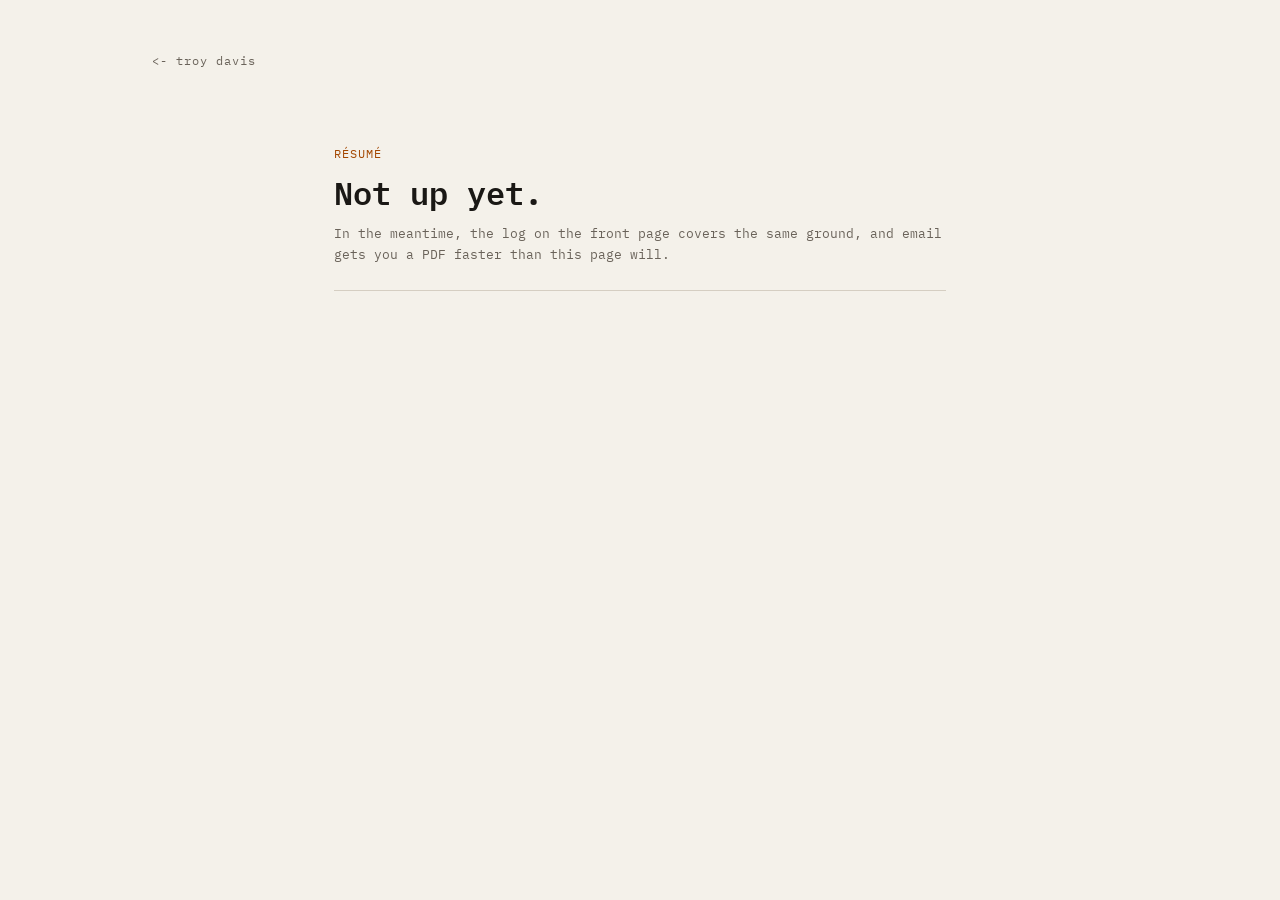
<file: resume.html>
<!DOCTYPE html>
<html lang="en" data-theme="light">
<head>
<meta charset="utf-8">
<meta name="viewport" content="width=device-width, initial-scale=1, viewport-fit=cover">
<title>Résumé — Troy Davis</title>
<meta name="robots" content="noindex">
<meta name="theme-color" content="#f4f1ea">
<link rel="icon" href="assets/td-favicon.svg" type="image/svg+xml">
<link rel="apple-touch-icon" href="assets/apple-touch-icon.png">
<script>
(function () {
  try {
    var s = localStorage.getItem('theme');
    document.documentElement.setAttribute('data-theme',
      (s === 'light' || s === 'dark') ? s
      : (window.matchMedia('(prefers-color-scheme: dark)').matches ? 'dark' : 'light'));
  } catch (e) {}
})();
</script>
<link rel="preconnect" href="https://fonts.googleapis.com">
<link rel="preconnect" href="https://fonts.gstatic.com" crossorigin>
<link href="https://fonts.googleapis.com/css2?family=IBM+Plex+Mono:wght@400;500;600;700&display=swap" rel="stylesheet">
<link rel="stylesheet" href="css/main.css">
</head>
<body class="doc">

<div class="wrap">
  <nav><a href="index.html" class="back-link">&lt;- troy davis</a></nav>

  <article class="article">
    <header class="article__head">
      <p class="article__label">résumé</p>
      <h1 class="article__title">Not up yet.</h1>
      <p class="article__meta">
        In the meantime, the <a href="index.html#log">log</a> on the front page covers
        the same ground, and <a href="mailto:troydavis@utexas.edu">email</a> gets you a
        PDF faster than this page will.
      </p>
    </header>
  </article>
</div>

</body>
</html>
</file>
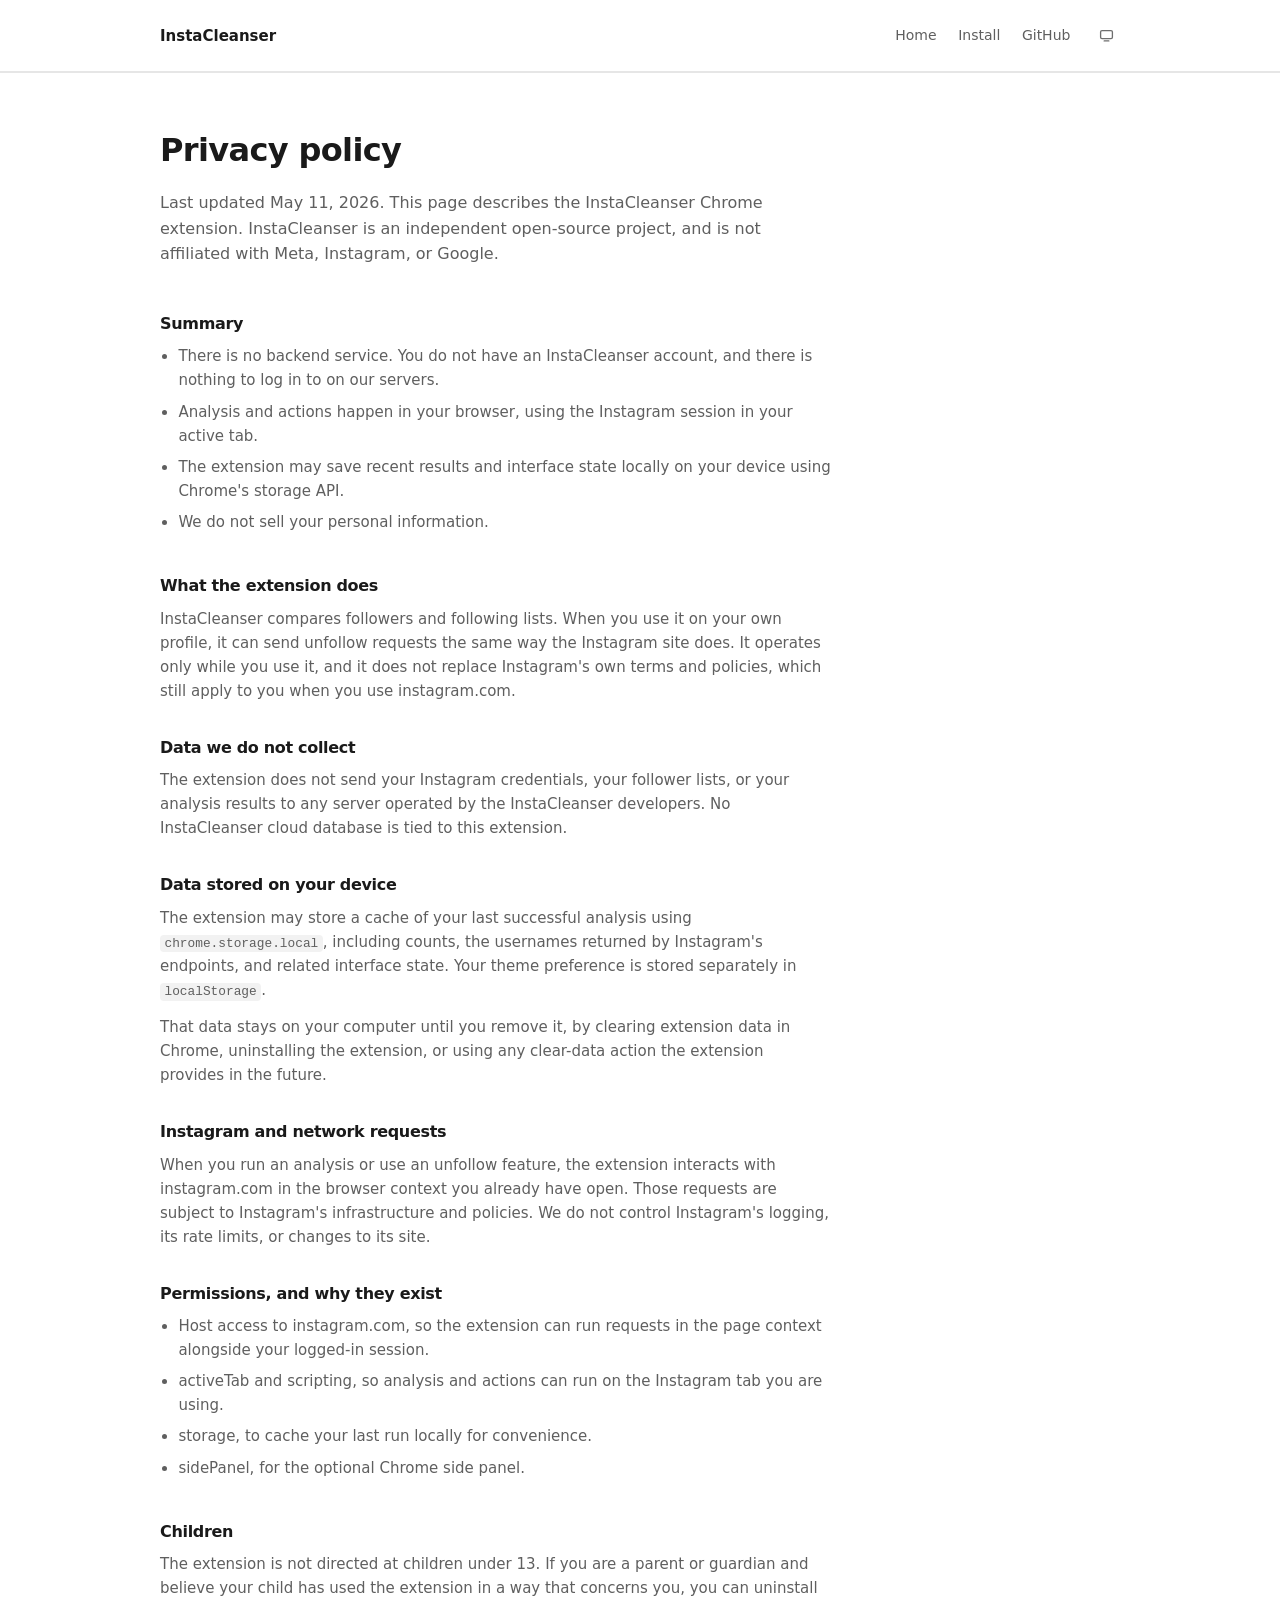
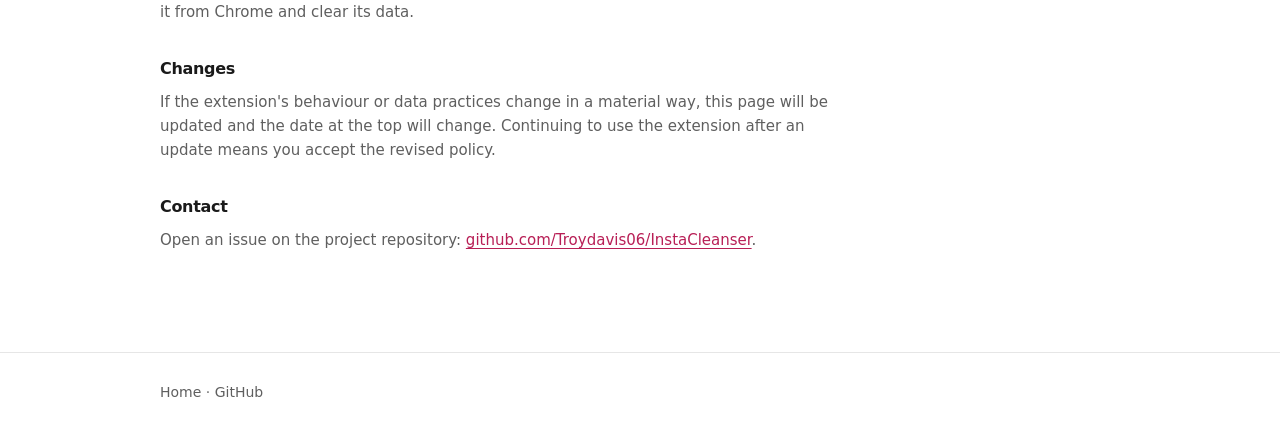
<file: instacleanser/privacy.html>
<!DOCTYPE html>
<html lang="en">
<head>
  <meta charset="UTF-8" />
  <meta name="viewport" content="width=device-width, initial-scale=1" />
  <title>Privacy policy — InstaCleanser</title>
  <meta
    name="description"
    content="Privacy policy for the InstaCleanser browser extension: local-only storage, no accounts on our servers, Instagram tab session."
  />
  <link rel="canonical" href="https://troydavis.me/instacleanser/privacy.html" />
  <script>
    // Applied before first paint so the page never renders in the wrong theme.
    try {
      var t = localStorage.getItem("instacleanser_theme");
      if (t === "light" || t === "dark") document.documentElement.dataset.theme = t;
    } catch (e) {}
  </script>
  <link rel="stylesheet" href="styles.css" />
  <link
    rel="icon"
    href="data:image/svg+xml,%3Csvg xmlns='http://www.w3.org/2000/svg' viewBox='0 0 32 32'%3E%3Crect width='32' height='32' rx='8' fill='%23d81b60'/%3E%3Cpath fill='%23fff' d='M8 22c0-6 4-10 8-10s8 4 8 10H8zm8-12a4 4 0 1 1 0-8 4 4 0 0 1 0 8z'/%3E%3C/svg%3E"
  />
</head>
<body>
  <a class="nav-skip" href="#main">Skip to content</a>
  <header class="site-header">
    <div class="wrap-wide">
      <a class="logo" href="index.html">InstaCleanser</a>
      <nav class="header-links" aria-label="Page">
        <a href="index.html">Home</a>
        <a href="index.html#install">Install</a>
        <a href="https://github.com/Troydavis06/InstaCleanser">GitHub</a>
        <button type="button" id="theme-toggle" class="btn-icon" data-choice="system" title="Theme: system" aria-label="Theme: system">
          <svg class="i-system" viewBox="0 0 16 16" fill="none" stroke="currentColor" stroke-width="1.4" stroke-linecap="round" aria-hidden="true"><rect x="1.7" y="2.7" width="12.6" height="8.6" rx="1.5"/><path d="M5.5 13.8h5"/></svg>
          <svg class="i-light" viewBox="0 0 16 16" fill="none" stroke="currentColor" stroke-width="1.4" stroke-linecap="round" aria-hidden="true"><circle cx="8" cy="8" r="3.1"/><path d="M8 1.2v1.5M8 13.3v1.5M14.8 8h-1.5M2.7 8H1.2M12.8 3.2l-1.1 1.1M4.3 11.7l-1.1 1.1M12.8 12.8l-1.1-1.1M4.3 4.3L3.2 3.2"/></svg>
          <svg class="i-dark" viewBox="0 0 16 16" fill="none" stroke="currentColor" stroke-width="1.4" stroke-linejoin="round" aria-hidden="true"><path d="M13.2 9.6A5.7 5.7 0 0 1 6.4 2.8a5.7 5.7 0 1 0 6.8 6.8z"/></svg>
        </button>
      </nav>
    </div>
  </header>

  <main id="main" class="section">
    <div class="wrap-wide">
      <h1 class="policy-title">Privacy policy</h1>
      <p class="policy-lead">
        Last updated May 11, 2026. This page describes the InstaCleanser Chrome extension.
        InstaCleanser is an independent open-source project, and is not affiliated with Meta,
        Instagram, or Google.
      </p>

      <div class="policy-body">
        <section>
          <h2>Summary</h2>
          <ul>
            <li>There is no backend service. You do not have an InstaCleanser account, and there is nothing to log in to on our servers.</li>
            <li>Analysis and actions happen in your browser, using the Instagram session in your active tab.</li>
            <li>The extension may save recent results and interface state locally on your device using Chrome's storage API.</li>
            <li>We do not sell your personal information.</li>
          </ul>
        </section>

        <section>
          <h2>What the extension does</h2>
          <p>
            InstaCleanser compares followers and following lists. When you use it on your own
            profile, it can send unfollow requests the same way the Instagram site does. It operates
            only while you use it, and it does not replace Instagram's own terms and policies, which
            still apply to you when you use instagram.com.
          </p>
        </section>

        <section>
          <h2>Data we do not collect</h2>
          <p>
            The extension does not send your Instagram credentials, your follower lists, or your
            analysis results to any server operated by the InstaCleanser developers. No
            InstaCleanser cloud database is tied to this extension.
          </p>
        </section>

        <section>
          <h2>Data stored on your device</h2>
          <p>
            The extension may store a cache of your last successful analysis using
            <code>chrome.storage.local</code>, including counts, the usernames returned by
            Instagram's endpoints, and related interface state. Your theme preference is stored
            separately in <code>localStorage</code>.
          </p>
          <p>
            That data stays on your computer until you remove it, by clearing extension data in
            Chrome, uninstalling the extension, or using any clear-data action the extension
            provides in the future.
          </p>
        </section>

        <section>
          <h2>Instagram and network requests</h2>
          <p>
            When you run an analysis or use an unfollow feature, the extension interacts with
            instagram.com in the browser context you already have open. Those requests are subject
            to Instagram's infrastructure and policies. We do not control Instagram's logging, its
            rate limits, or changes to its site.
          </p>
        </section>

        <section>
          <h2>Permissions, and why they exist</h2>
          <ul>
            <li>Host access to instagram.com, so the extension can run requests in the page context alongside your logged-in session.</li>
            <li>activeTab and scripting, so analysis and actions can run on the Instagram tab you are using.</li>
            <li>storage, to cache your last run locally for convenience.</li>
            <li>sidePanel, for the optional Chrome side panel.</li>
          </ul>
        </section>

        <section>
          <h2>Children</h2>
          <p>
            The extension is not directed at children under 13. If you are a parent or guardian and
            believe your child has used the extension in a way that concerns you, you can uninstall
            it from Chrome and clear its data.
          </p>
        </section>

        <section>
          <h2>Changes</h2>
          <p>
            If the extension's behaviour or data practices change in a material way, this page will
            be updated and the date at the top will change. Continuing to use the extension after an
            update means you accept the revised policy.
          </p>
        </section>

        <section>
          <h2>Contact</h2>
          <p>
            Open an issue on the project repository:
            <a href="https://github.com/Troydavis06/InstaCleanser">github.com/Troydavis06/InstaCleanser</a>.
          </p>
        </section>
      </div>
    </div>
  </main>

  <footer class="site-footer">
    <div class="wrap-wide">
      <p>
        <a href="index.html">Home</a>
        ·
        <a href="https://github.com/Troydavis06/InstaCleanser">GitHub</a>
      </p>
    </div>
  </footer>

  <script src="theme.js" defer></script>
</body>
</html>
</file>
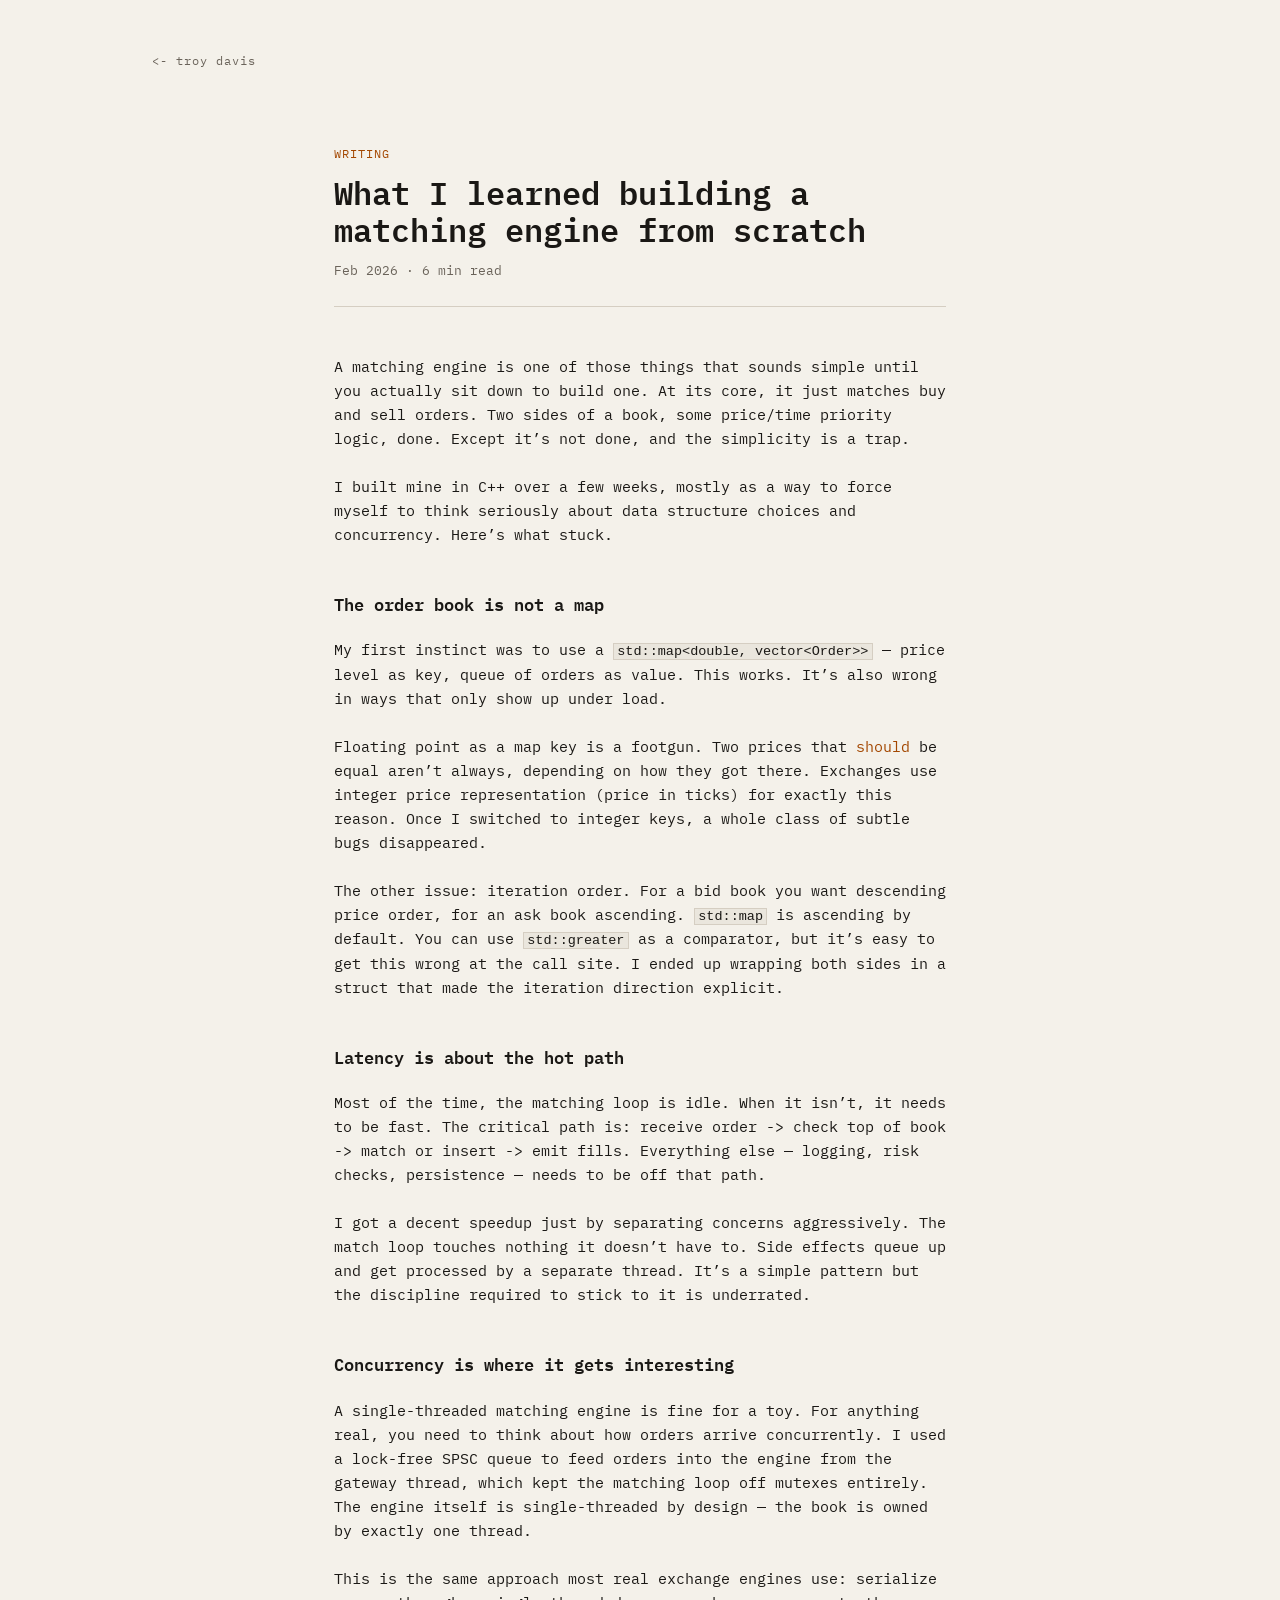
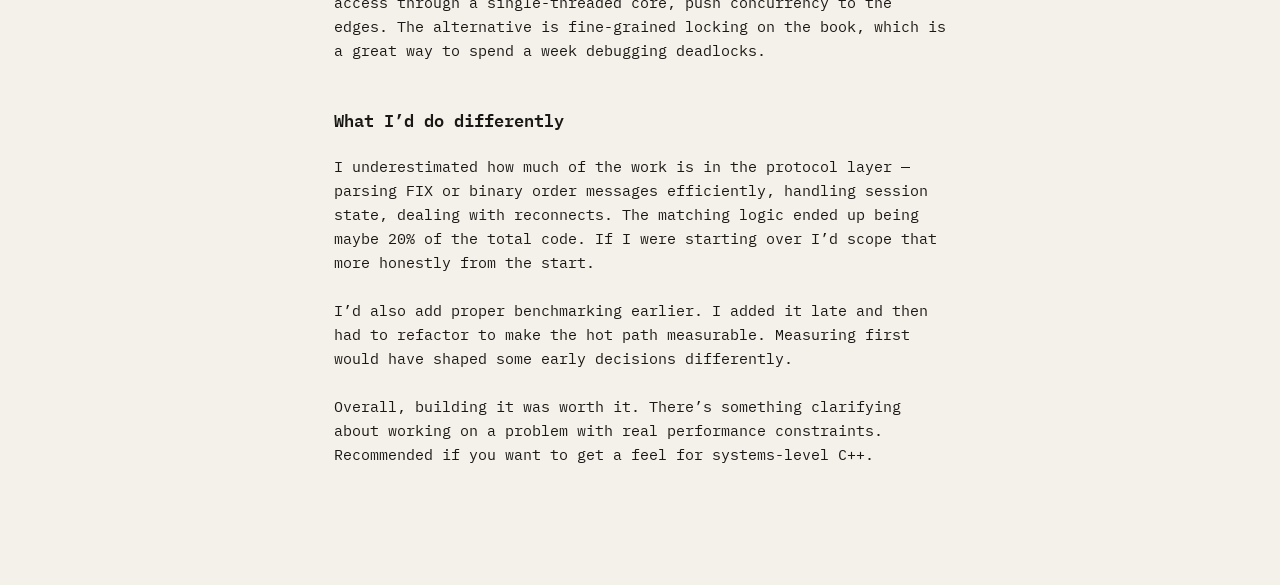
<file: writing/matching-engine.html>
<!DOCTYPE html>
<html lang="en" data-theme="light">
<head>
<meta charset="utf-8">
<meta name="viewport" content="width=device-width, initial-scale=1, viewport-fit=cover">
<title>What I learned building a matching engine from scratch — Troy Davis</title>
<meta name="description" content="Notes from building a matching engine in C++: integer price keys, keeping the hot path clean, and pushing concurrency to the edges.">
<meta name="theme-color" content="#f4f1ea">
<link rel="icon" href="../assets/td-favicon.svg" type="image/svg+xml">
<link rel="apple-touch-icon" href="../assets/apple-touch-icon.png">
<script>
(function () {
  try {
    var s = localStorage.getItem('theme');
    document.documentElement.setAttribute('data-theme',
      (s === 'light' || s === 'dark') ? s
      : (window.matchMedia('(prefers-color-scheme: dark)').matches ? 'dark' : 'light'));
  } catch (e) {}
})();
</script>
<link rel="preconnect" href="https://fonts.googleapis.com">
<link rel="preconnect" href="https://fonts.gstatic.com" crossorigin>
<link href="https://fonts.googleapis.com/css2?family=IBM+Plex+Mono:wght@400;500;600;700&display=swap" rel="stylesheet">
<link rel="stylesheet" href="../css/main.css">
</head>
<body class="doc">

<div class="wrap">
  <nav><a href="../index.html" class="back-link">&lt;- troy davis</a></nav>

  <article class="article">
    <header class="article__head">
      <p class="article__label">writing</p>
      <h1 class="article__title">What I learned building a matching engine from scratch</h1>
      <p class="article__meta">Feb 2026 &middot; 6 min read</p>
    </header>

    <div class="article__body">
      <p>A matching engine is one of those things that sounds simple until you actually sit down to build one. At its core, it just matches buy and sell orders. Two sides of a book, some price/time priority logic, done. Except it&rsquo;s not done, and the simplicity is a trap.</p>

      <p>I built mine in C++ over a few weeks, mostly as a way to force myself to think seriously about data structure choices and concurrency. Here&rsquo;s what stuck.</p>

      <h2>The order book is not a map</h2>

      <p>My first instinct was to use a <code>std::map&lt;double, vector&lt;Order&gt;&gt;</code> — price level as key, queue of orders as value. This works. It&rsquo;s also wrong in ways that only show up under load.</p>

      <p>Floating point as a map key is a footgun. Two prices that <em>should</em> be equal aren&rsquo;t always, depending on how they got there. Exchanges use integer price representation (price in ticks) for exactly this reason. Once I switched to integer keys, a whole class of subtle bugs disappeared.</p>

      <p>The other issue: iteration order. For a bid book you want descending price order, for an ask book ascending. <code>std::map</code> is ascending by default. You can use <code>std::greater</code> as a comparator, but it&rsquo;s easy to get this wrong at the call site. I ended up wrapping both sides in a struct that made the iteration direction explicit.</p>

      <h2>Latency is about the hot path</h2>

      <p>Most of the time, the matching loop is idle. When it isn&rsquo;t, it needs to be fast. The critical path is: receive order -&gt; check top of book -&gt; match or insert -&gt; emit fills. Everything else — logging, risk checks, persistence — needs to be off that path.</p>

      <p>I got a decent speedup just by separating concerns aggressively. The match loop touches nothing it doesn&rsquo;t have to. Side effects queue up and get processed by a separate thread. It&rsquo;s a simple pattern but the discipline required to stick to it is underrated.</p>

      <h2>Concurrency is where it gets interesting</h2>

      <p>A single-threaded matching engine is fine for a toy. For anything real, you need to think about how orders arrive concurrently. I used a lock-free SPSC queue to feed orders into the engine from the gateway thread, which kept the matching loop off mutexes entirely. The engine itself is single-threaded by design — the book is owned by exactly one thread.</p>

      <p>This is the same approach most real exchange engines use: serialize access through a single-threaded core, push concurrency to the edges. The alternative is fine-grained locking on the book, which is a great way to spend a week debugging deadlocks.</p>

      <h2>What I&rsquo;d do differently</h2>

      <p>I underestimated how much of the work is in the protocol layer — parsing FIX or binary order messages efficiently, handling session state, dealing with reconnects. The matching logic ended up being maybe 20% of the total code. If I were starting over I&rsquo;d scope that more honestly from the start.</p>

      <p>I&rsquo;d also add proper benchmarking earlier. I added it late and then had to refactor to make the hot path measurable. Measuring first would have shaped some early decisions differently.</p>

      <p>Overall, building it was worth it. There&rsquo;s something clarifying about working on a problem with real performance constraints. Recommended if you want to get a feel for systems-level C++.</p>
    </div>
  </article>
</div>

</body>
</html>
</file>
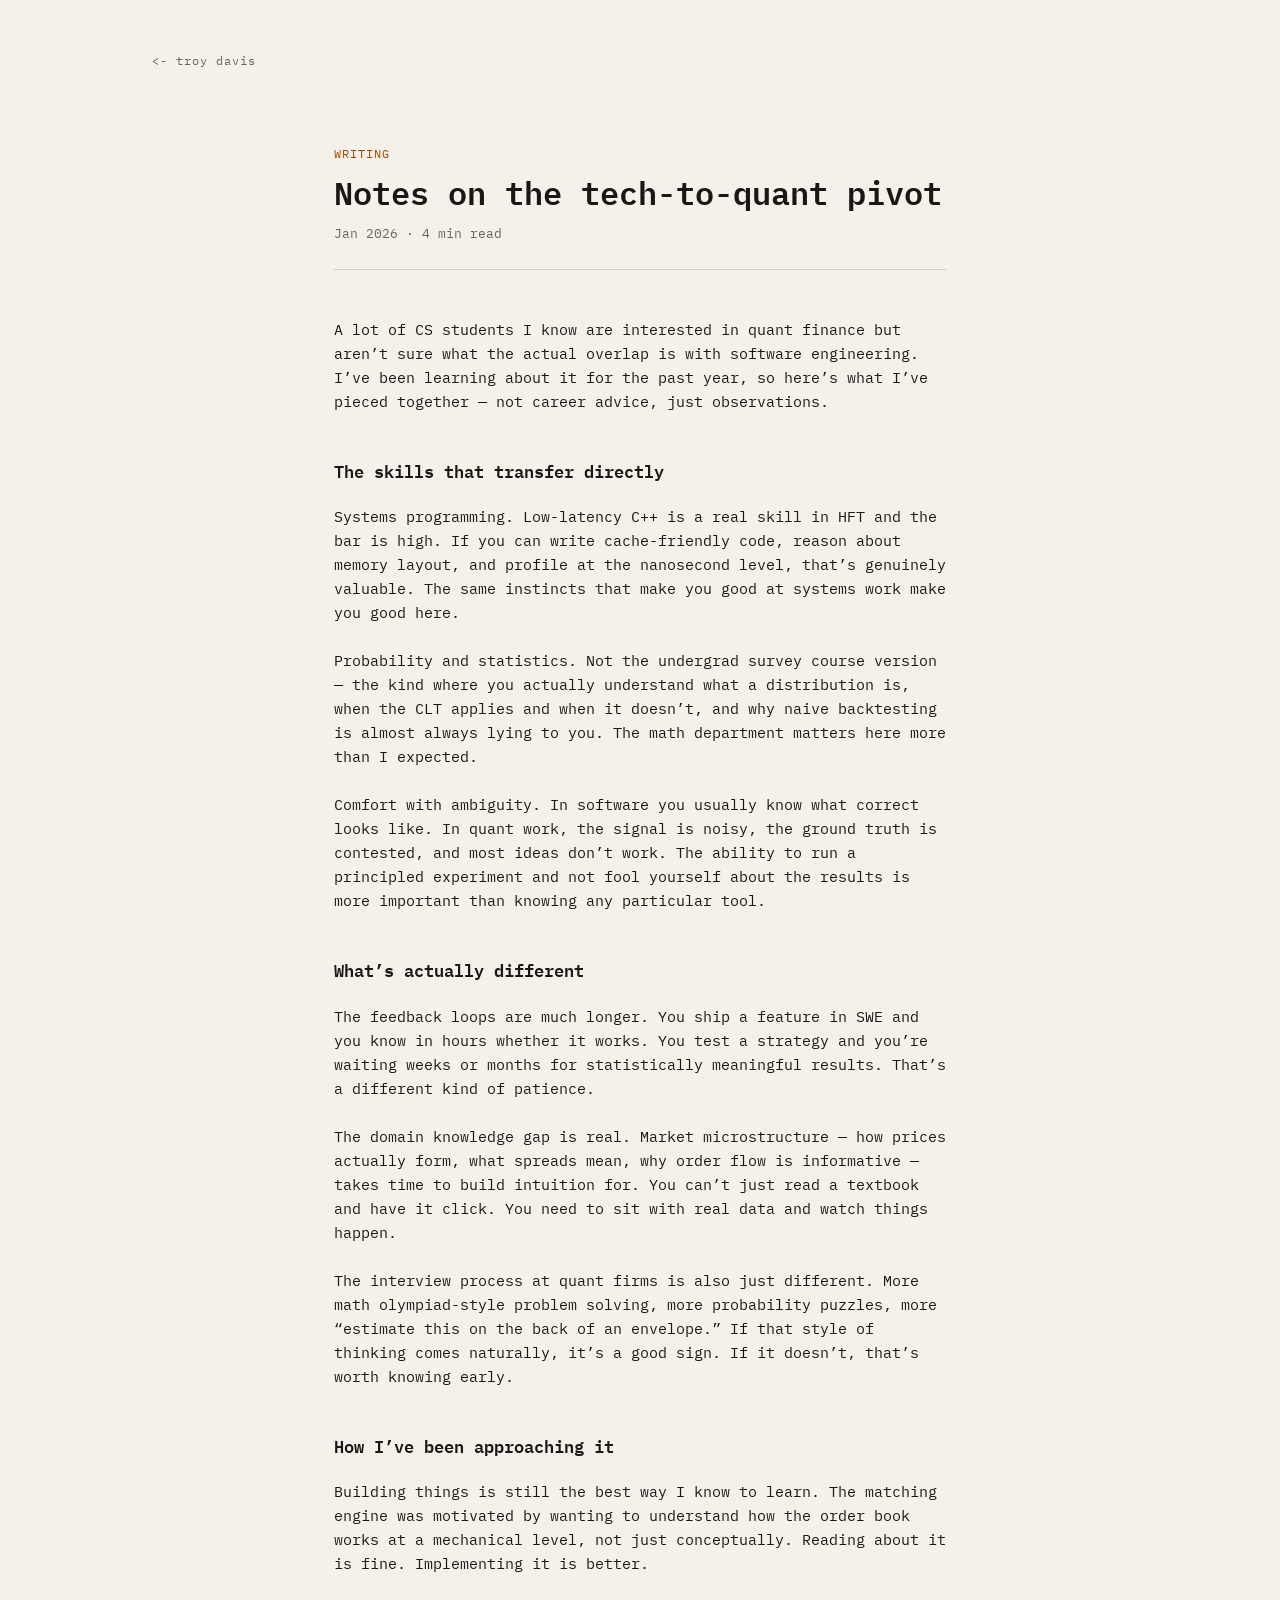
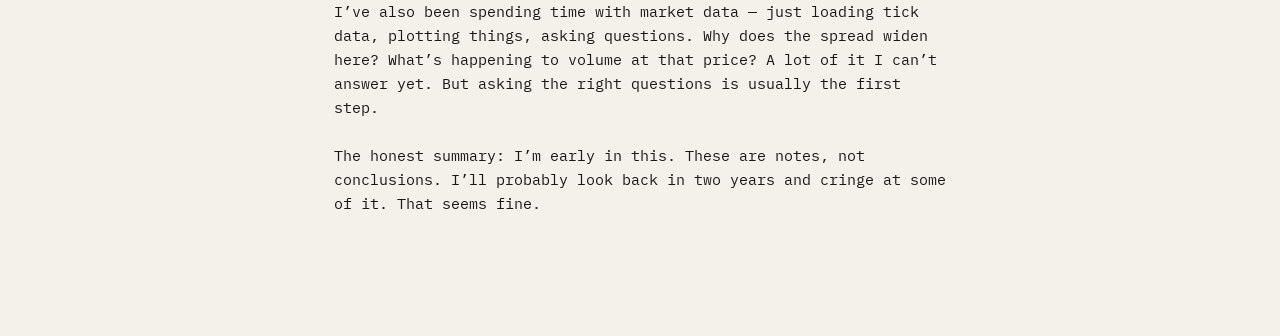
<file: writing/tech-to-quant.html>
<!DOCTYPE html>
<html lang="en" data-theme="light">
<head>
<meta charset="utf-8">
<meta name="viewport" content="width=device-width, initial-scale=1, viewport-fit=cover">
<title>Notes on the tech-to-quant pivot — Troy Davis</title>
<meta name="description" content="What actually transfers from software engineering to quant finance, what doesn't, and how I've been approaching the gap.">
<meta name="theme-color" content="#f4f1ea">
<link rel="icon" href="../assets/td-favicon.svg" type="image/svg+xml">
<link rel="apple-touch-icon" href="../assets/apple-touch-icon.png">
<script>
(function () {
  try {
    var s = localStorage.getItem('theme');
    document.documentElement.setAttribute('data-theme',
      (s === 'light' || s === 'dark') ? s
      : (window.matchMedia('(prefers-color-scheme: dark)').matches ? 'dark' : 'light'));
  } catch (e) {}
})();
</script>
<link rel="preconnect" href="https://fonts.googleapis.com">
<link rel="preconnect" href="https://fonts.gstatic.com" crossorigin>
<link href="https://fonts.googleapis.com/css2?family=IBM+Plex+Mono:wght@400;500;600;700&display=swap" rel="stylesheet">
<link rel="stylesheet" href="../css/main.css">
</head>
<body class="doc">

<div class="wrap">
  <nav><a href="../index.html" class="back-link">&lt;- troy davis</a></nav>

  <article class="article">
    <header class="article__head">
      <p class="article__label">writing</p>
      <h1 class="article__title">Notes on the tech-to-quant pivot</h1>
      <p class="article__meta">Jan 2026 &middot; 4 min read</p>
    </header>

    <div class="article__body">
      <p>A lot of CS students I know are interested in quant finance but aren&rsquo;t sure what the actual overlap is with software engineering. I&rsquo;ve been learning about it for the past year, so here&rsquo;s what I&rsquo;ve pieced together — not career advice, just observations.</p>

      <h2>The skills that transfer directly</h2>

      <p>Systems programming. Low-latency C++ is a real skill in HFT and the bar is high. If you can write cache-friendly code, reason about memory layout, and profile at the nanosecond level, that&rsquo;s genuinely valuable. The same instincts that make you good at systems work make you good here.</p>

      <p>Probability and statistics. Not the undergrad survey course version — the kind where you actually understand what a distribution is, when the CLT applies and when it doesn&rsquo;t, and why naive backtesting is almost always lying to you. The math department matters here more than I expected.</p>

      <p>Comfort with ambiguity. In software you usually know what correct looks like. In quant work, the signal is noisy, the ground truth is contested, and most ideas don&rsquo;t work. The ability to run a principled experiment and not fool yourself about the results is more important than knowing any particular tool.</p>

      <h2>What&rsquo;s actually different</h2>

      <p>The feedback loops are much longer. You ship a feature in SWE and you know in hours whether it works. You test a strategy and you&rsquo;re waiting weeks or months for statistically meaningful results. That&rsquo;s a different kind of patience.</p>

      <p>The domain knowledge gap is real. Market microstructure — how prices actually form, what spreads mean, why order flow is informative — takes time to build intuition for. You can&rsquo;t just read a textbook and have it click. You need to sit with real data and watch things happen.</p>

      <p>The interview process at quant firms is also just different. More math olympiad-style problem solving, more probability puzzles, more &ldquo;estimate this on the back of an envelope.&rdquo; If that style of thinking comes naturally, it&rsquo;s a good sign. If it doesn&rsquo;t, that&rsquo;s worth knowing early.</p>

      <h2>How I&rsquo;ve been approaching it</h2>

      <p>Building things is still the best way I know to learn. The matching engine was motivated by wanting to understand how the order book works at a mechanical level, not just conceptually. Reading about it is fine. Implementing it is better.</p>

      <p>I&rsquo;ve also been spending time with market data — just loading tick data, plotting things, asking questions. Why does the spread widen here? What&rsquo;s happening to volume at that price? A lot of it I can&rsquo;t answer yet. But asking the right questions is usually the first step.</p>

      <p>The honest summary: I&rsquo;m early in this. These are notes, not conclusions. I&rsquo;ll probably look back in two years and cringe at some of it. That seems fine.</p>
    </div>
  </article>
</div>

</body>
</html>
</file>
<file: css/main.css>
/* ==========================================================================
   troydavis.me
   One stylesheet, no build step, no framework.
   Set in IBM Plex Mono. Light-first; dark is a tuned inversion, not a flip.
   ========================================================================== */

/* --------------------------------------------------------------------------
   1. TOKENS — non-color, theme-independent
   -------------------------------------------------------------------------- */
:root {
  --font-mono: 'IBM Plex Mono', ui-monospace, 'SFMono-Regular', 'Cascadia Mono',
               Menlo, Consolas, 'DejaVu Sans Mono', monospace;

  /* IBM Plex Mono's advance is exactly 0.600em at every weight, so 1ch = 0.6em.
     Every ch-based track below, and the hero fit formula, assume that. */

  --fs-2xs: 0.75rem;    /* 12 — chrome, micro-labels. HARD FLOOR. */
  --fs-xs:  0.8125rem;  /* 13 — table cells, metadata */
  --fs-sm:  0.875rem;   /* 14 — secondary body */
  --fs-md:  0.9375rem;  /* 15 — body. 15 x 1.6 = 24 exactly */
  --fs-lg:  1.0625rem;  /* 17 — lead paragraph */
  --fs-xl:  1.375rem;   /* 22 — section headings */
  --fs-2xl: clamp(1.5rem, 3.5vw, 2rem);

  /* Mono has a fixed advance, so the largest size that fits N characters is
     computable exactly — no clamp guesswork, no horizontal scrollbar at any
     viewport. "TROY DAVIS" is 10 cells (6.0em) and the cursor adds 0.6em + 0.1em of
     margin, so the true width is 6.7em. 11.4 leaves ~2% slack, which keeps a
     wider fallback font from bumping the cursor onto its own line. */
  --hero-chars: 11.4;
  --fs-hero: min(5.5rem, calc((100vw - 2 * var(--pad-x)) / (var(--hero-chars) * 0.6)));

  --lh-tight: 1.15;
  --lh-body:  1.6;
  --line:     1.5rem;   /* 24px, ABSOLUTE — see the note on ch grids below */
  --track:    0.08em;   /* standalone caps labels ONLY, never inside a ch grid */

  /* Spacing: multiples of the 24px line, plus two sub-line micro steps. */
  --sp-1: 0.375rem;
  --sp-2: 0.75rem;
  --sp-3: 1.5rem;
  --sp-4: 2.25rem;
  --sp-5: 3rem;
  --sp-6: 4.5rem;
  --sp-7: 6rem;

  --pad-x:    1.5rem;
  --max-w:    64rem;
  --measure:  68ch;
  --bar-h:    2.25rem;
  --status-h: 1.875rem;
  --tick:     10px;
  --radius:   0;        /* TUI: nothing is ever rounded. It stays 0. */
  --dur:      120ms;
}

/* --------------------------------------------------------------------------
   2. TOKENS — color
   Contrast measured against WCAG 2.x. Ratios in comments are paper / pane.
   -------------------------------------------------------------------------- */
:root,
:root[data-theme='light'] {
  color-scheme: light;
  --paper:       #f4f1ea;
  --pane:        #eae6dd;
  --pane-sel:    #e0dacd;
  --ink:         #1a1815;  /* 15.71 / 14.22  AAA */
  --muted:       #6a635a;  /*  5.25 /  4.76  AA  */
  --rule:        #d5cec2;  /* decorative only */
  --rule-strong: #8f8270;  /*  3.33 /  3.01  AA non-text (1.4.11) */
  --accent:      #a34700;  /*  5.38 /  4.88  AA — text, links, focus ring */
  --brand:       #bf5700;  /*  4.07 /  3.68  UT orange: LARGE type + marks only */
  --live:        #3d6647;  /*  5.84 /  5.29  AA */
  --on-accent:   #f4f1ea;
}

:root[data-theme='dark'] {
  color-scheme: dark;
  --paper:       #1c1a16;  /* deliberately warm, NOT #0f0f0f */
  --pane:        #2a2620;
  --pane-sel:    #332e26;
  --ink:         #e6e0d4;  /* 13.22 / 11.44  AAA */
  --muted:       #948b7e;  /*  5.17 /  4.48  AA  */
  --rule:        #35312a;
  --rule-strong: #756c5d;  /*  3.36 /  3.17  AA non-text */
  --accent:      #e07b3c;  /*  5.85 /  5.06  AA — no brand/accent split needed */
  --brand:       #e07b3c;
  --live:        #7fae7f;  /*  6.84 /  5.92  AA */
  --on-accent:   #1c1a16;
}

/* --------------------------------------------------------------------------
   3. RESET + BASE
   -------------------------------------------------------------------------- */
*, *::before, *::after { box-sizing: border-box; margin: 0; padding: 0; }

html {
  scroll-behavior: smooth;
  -webkit-text-size-adjust: 100%;
}
@media (prefers-reduced-motion: reduce) {
  html { scroll-behavior: auto; }
  *, *::before, *::after {
    animation-duration: 0.01ms !important;
    animation-iteration-count: 1 !important;
    transition-duration: 0.01ms !important;
  }
}

body {
  font-family: var(--font-mono);
  font-size: var(--fs-md);
  line-height: var(--lh-body);
  background: var(--paper);
  color: var(--ink);
  font-synthesis: none;          /* never let the browser fake a weight */
  font-variant-ligatures: none;  /* protects the fallback stack */
  /* No -webkit-font-smoothing: antialiased. It thins mono on warm paper into
     something weak and grey. Correct for a dark-only site; wrong for this one. */
  padding-top: var(--bar-h);
  padding-bottom: calc(var(--status-h) + var(--sp-3));
  overflow-wrap: break-word;
}

a { color: inherit; text-decoration: none; }
h1, h2, h3 { font-weight: 600; line-height: var(--lh-tight); }
ul, ol { list-style: none; }
button { font: inherit; color: inherit; background: none; border: 0; cursor: pointer; }
::selection { background: var(--accent); color: var(--on-accent); }

/* Focus is never removed. 2px at --accent clears 1.4.11's 3:1 in both themes. */
:focus-visible {
  outline: 2px solid var(--accent);
  outline-offset: 2px;
}

/* Anchors, Tab, and scrollIntoView must all clear the two fixed bars. */
[id],
[data-nav] {
  scroll-margin-top: calc(var(--bar-h) + var(--sp-2));
  scroll-margin-bottom: calc(var(--status-h) + var(--sp-3));
}

.visually-hidden {
  position: absolute;
  width: 1px; height: 1px;
  margin: -1px; padding: 0;
  overflow: hidden;
  clip-path: inset(50%);
  white-space: nowrap;
}

.skip {
  position: absolute;
  top: 0; left: 0;
  z-index: 200;
  transform: translateY(-120%);
  padding: var(--sp-2) var(--sp-3);
  background: var(--accent);
  color: var(--on-accent);
  font-size: var(--fs-2xs);
  letter-spacing: var(--track);
  text-transform: uppercase;
}
.skip:focus { transform: translateY(0); }

.wrap {
  max-width: var(--max-w);
  margin-inline: auto;
  padding-inline: var(--pad-x);
}

/* --------------------------------------------------------------------------
   4. CHROME — top bar
   -------------------------------------------------------------------------- */
.topbar {
  position: fixed;
  inset: 0 0 auto 0;
  z-index: 100;
  height: var(--bar-h);
  display: flex;
  align-items: center;
  gap: 2ch;
  padding-inline: var(--pad-x);
  font-size: var(--fs-2xs);
  background: var(--pane);
  border-bottom: 1px solid var(--rule);
  /* no overflow:hidden — it would clip focus rings on the bar's buttons */
}

.topbar__brand {
  font-weight: 600;
  color: var(--ink);
  white-space: nowrap;
}
.topbar__brand:hover { color: var(--accent); }
.topbar__brand-short { display: none; }

.topbar__path {
  color: var(--muted);
  white-space: nowrap;
}

.topbar__nav {
  margin-left: auto;
  display: flex;
  gap: 2ch;
}
.topbar__nav a {
  color: var(--muted);
  transition: color var(--dur);
}
.topbar__nav a:hover,
.topbar__nav a[aria-current='true'] { color: var(--accent); }

.topbar__theme {
  display: inline-flex;
  align-items: center;
  justify-content: center;
  min-width: 3ch;
  color: var(--muted);
  transition: color var(--dur);
}
.topbar__theme:hover { color: var(--accent); }

/* --------------------------------------------------------------------------
   5. CHROME — status bar
   -------------------------------------------------------------------------- */
.statusbar {
  position: fixed;
  inset: auto 0 0 0;
  z-index: 100;
  min-height: var(--status-h);
  display: flex;
  align-items: center;
  gap: 3ch;
  padding-inline: var(--pad-x);
  font-size: var(--fs-2xs);
  background: var(--pane);
  border-top: 1px solid var(--rule);
  color: var(--muted);
}

.statusbar__path {
  color: var(--accent);
  white-space: nowrap;
}

/* Command prompt. A real one: it parses, completes, and reports errors. */
.prompt {
  position: relative;
  display: flex;
  align-items: center;
  gap: 1ch;
  flex: 0 1 26ch;
  min-width: 0;
}

/* Completion menu, opening upward out of the status bar. */
.prompt__menu {
  display: none;
  position: absolute;
  bottom: calc(100% + var(--sp-2));
  left: 0;
  z-index: 10;
  min-width: 24ch;
  /* The prompt sits partway across the bar, so an open menu could otherwise
     push the document wider than the viewport on a narrow window. */
  max-width: calc(100vw - 2 * var(--pad-x));
  max-height: 11rem;
  overflow-y: auto;
  padding-block: var(--sp-1);
  background: var(--pane);
  border: 1px solid var(--rule-strong);
}
.prompt__menu[data-open] { display: block; }
.prompt__menu li {
  display: grid;
  grid-template-columns: 3ch minmax(0, 1fr) max-content;
  column-gap: 1ch;
  padding-inline: 1.5ch;
  color: var(--muted);
  white-space: nowrap;
  cursor: pointer;
}
.prompt__menu li::before { content: ''; color: var(--accent); }
.prompt__menu li[data-active] { background: var(--pane-sel); color: var(--ink); }
.prompt__menu li[data-active]::before { content: '>'; }
.prompt__menu li:hover { background: var(--pane-sel); color: var(--ink); }
.prompt__menu .menu__hint { color: var(--muted); }
.prompt__menu li[data-active] .menu__hint { color: var(--muted); }
.prompt__sigil { color: var(--accent); }
.prompt__input {
  flex: 1;
  min-width: 0;
  font: inherit;
  color: var(--ink);
  background: none;
  border: 0;
  border-bottom: 1px solid var(--rule);
  padding-bottom: 1px;
  transition: border-color var(--dur);
}
.prompt__input::placeholder { color: var(--muted); opacity: 0.65; }
.prompt__input:focus { border-bottom-color: var(--accent); outline: none; }
.prompt:focus-within .prompt__sigil { color: var(--brand); }

.statusbar__msg {
  flex: 1 1 auto;
  min-width: 0;
  overflow: hidden;
  white-space: nowrap;
  text-overflow: ellipsis;
  color: var(--muted);
}
.statusbar__msg[data-err] { color: var(--brand); }

.statusbar__keys {
  display: flex;
  gap: 2.5ch;
  margin-left: auto;
  white-space: nowrap;
}

kbd {
  font: inherit;
  color: var(--ink);
  border: 1px solid var(--rule-strong);
  padding-inline: 0.5ch;
  margin-right: 0.5ch;
}

.statusbar__actions {
  display: none;
  margin-left: auto;
  gap: 1ch;
}
.statusbar__actions button {
  color: var(--muted);
  padding-inline: 1ch;
}

/* --------------------------------------------------------------------------
   6. SECTIONS
   -------------------------------------------------------------------------- */
/* Bottom padding only. scrollIntoView targets the border box, so any
   padding-top here becomes dead space above the heading when you jump to a
   section — and an uneven padding-top makes each section land at a different
   height. Spacing comes from the preceding block's padding-bottom instead. */
.section {
  padding-top: 0;
  padding-bottom: var(--sp-6);
}

/* Heading sits on a rule that runs to the end of the measure — the label-on-
   the-line move that carries most of the TUI read, with zero risky glyphs. */
.section__title {
  display: flex;
  align-items: center;
  gap: 2ch;
  font-size: var(--fs-2xs);
  font-weight: 600;
  letter-spacing: var(--track);
  text-transform: uppercase;
  color: var(--muted);
  margin-bottom: var(--sp-4);
}
.section__title::after {
  content: '';
  flex: 1;
  border-top: 1px solid var(--rule);
}
.section__num { color: var(--accent); }

/* --------------------------------------------------------------------------
   7. PRIMITIVE — .kv (aligned key/value block)

   CSS Grid on the <dl>, never space-padding in the HTML: padding needs
   white-space:pre (which kills reflow), is announced inconsistently by
   NVDA/VoiceOver/JAWS, lands in the reader's clipboard, and shatters under
   any font fallback.

   minmax(0, 1fr) on the value track is MANDATORY — a bare 1fr has
   min-width:auto and one long unbreakable token (an email, a URL) blows the
   grid past the viewport.
   -------------------------------------------------------------------------- */
.kv {
  display: grid;
  grid-template-columns: minmax(9ch, max-content) minmax(0, 1fr);
  column-gap: 2ch;
  row-gap: 0;
  font-size: var(--fs-sm);
  line-height: var(--line);   /* a LENGTH: see §11 */
  letter-spacing: normal;     /* explicit — ch grids and tracking do not mix */
}
.kv > dt { color: var(--muted); }
.kv > dd { margin: 0; color: var(--ink); overflow-wrap: anywhere; }
.kv a {
  color: var(--ink);
  border-bottom: 1px solid var(--rule-strong);
  transition: color var(--dur), border-color var(--dur);
}
.kv a:hover { color: var(--accent); border-bottom-color: var(--accent); }


/* --------------------------------------------------------------------------
   8. PRIMITIVE — .pane

   Zero box-drawing characters. IBM Plex Mono's latin subset does not cover
   U+2500-257F, so every box-drawing glyph would fall back per-glyph to another font
   with a different advance width — mismatched strokes and a frame that does
   not align to the ch grid it is meant to be drawn on. Android often has no
   covering fallback at all and renders tofu.

   CSS borders do the structure. The TUI read comes from the corner ticks, the
   0 radius, and the label knocked out of the top rule.
   -------------------------------------------------------------------------- */
.pane {
  --surface-behind: var(--paper);
  position: relative;
  background: var(--pane);
  border: 1px solid var(--rule);
  border-radius: var(--radius);
  padding: var(--sp-4) var(--sp-3) var(--sp-3);
}
.pane .pane { --surface-behind: var(--pane); }

/* Four corner ticks: eight 1px gradient slivers on ONE pseudo-element.
   inset:-1px lays them exactly over the border, so they read as the border
   brightening at the corners rather than as a second frame.
   ::after, not ::before — .work uses ::before for its selection caret and the
   two compose on the featured entry. */
.pane::after {
  content: '';
  position: absolute;
  inset: -1px;
  pointer-events: none;   /* without this it swallows clicks on inner links */
  background-repeat: no-repeat;
  background-image:
    linear-gradient(var(--brand) 0 0), linear-gradient(var(--brand) 0 0),
    linear-gradient(var(--brand) 0 0), linear-gradient(var(--brand) 0 0),
    linear-gradient(var(--brand) 0 0), linear-gradient(var(--brand) 0 0),
    linear-gradient(var(--brand) 0 0), linear-gradient(var(--brand) 0 0);
  background-size:
    var(--tick) 1px, 1px var(--tick),
    var(--tick) 1px, 1px var(--tick),
    var(--tick) 1px, 1px var(--tick),
    var(--tick) 1px, 1px var(--tick);
  background-position:
    left top,     left top,
    right top,    right top,
    left bottom,  left bottom,
    right bottom, right bottom;
}

.pane__title {
  position: absolute;
  top: 0;
  left: 2ch;
  transform: translateY(-50%);
  background: var(--surface-behind);
  padding-inline: 1ch;
  font-size: var(--fs-2xs);
  letter-spacing: var(--track);
  color: var(--muted);
  white-space: nowrap;
  max-width: calc(100% - 6ch);
  overflow: hidden;
  text-overflow: ellipsis;
}

/* --------------------------------------------------------------------------
   9. HERO
   -------------------------------------------------------------------------- */
.hero {
  min-height: calc(100svh - var(--bar-h) - var(--status-h));
  display: flex;
  flex-direction: column;
  justify-content: center;
  padding-block: var(--sp-6);
}
@supports not (height: 100svh) {
  .hero { min-height: calc(100vh - var(--bar-h) - var(--status-h)); }
}

.hero__name {
  font-size: var(--fs-hero);
  font-weight: 600;
  line-height: var(--lh-tight);
  letter-spacing: normal;  /* any tracking invalidates the fit formula */
  color: var(--ink);
}

/* The one blinking cursor on the site. A CSS box, not U+2588 — the block
   element characters are not in the font either. */
.cursor {
  display: inline-block;
  width: 0.6em;
  height: 0.85em;
  margin-left: 0.1em;
  background: var(--brand);
  vertical-align: baseline;
  animation: blink 1.2s steps(1) infinite;
}
@keyframes blink { 0%, 50% { opacity: 1; } 50.01%, 100% { opacity: 0; } }
@media (prefers-reduced-motion: reduce) {
  .cursor { animation: none; opacity: 1; }
}


.hero__kv { margin-top: var(--sp-5); max-width: 60ch; }

/* --------------------------------------------------------------------------
   10. PROSE
   -------------------------------------------------------------------------- */
.prose { max-width: var(--measure); }
.prose p { margin-bottom: var(--sp-3); }
.prose p:last-child { margin-bottom: 0; }
.prose .lead { font-size: var(--fs-lg); line-height: 1.65; }

/* --------------------------------------------------------------------------
   11. WORK
   -------------------------------------------------------------------------- */
.work-list { display: flex; flex-direction: column; gap: var(--sp-4); }

.work {
  position: relative;
  padding: var(--sp-3) 0 var(--sp-3) 2ch;
  border-top: 1px solid var(--rule);
}
/* The caret gutter is reserved in EVERY row, always. Inserting it only on
   selection would jitter the whole block horizontally — the classic visible
   bug in hand-rolled TUI layouts. */
.work::before {
  content: '';
  position: absolute;
  left: 0;
  top: var(--sp-3);
  color: var(--accent);
  font-weight: 600;
}

.work__head {
  display: grid;
  grid-template-columns: max-content minmax(2ch, 1fr) max-content;
  align-items: baseline;
  column-gap: 2ch;
}
.work__name {
  font-size: var(--fs-xl);
  font-weight: 600;
  color: var(--ink);
}
.work__lead {
  border-bottom: 1px dotted var(--rule-strong);
  height: 0;
  align-self: center;
}
.work__meta {
  font-size: var(--fs-xs);
  color: var(--muted);
  white-space: nowrap;
}
.is-live { color: var(--live); }
.is-soon { color: var(--brand); }

.work__tagline {
  margin-top: var(--sp-2);
  font-size: var(--fs-lg);
  font-weight: 500;
  color: var(--accent);
}
.work__desc {
  margin-top: var(--sp-2);
  max-width: var(--measure);
  color: var(--ink);
}
.work__desc + .work__desc { margin-top: var(--sp-2); }

.work--featured .work__name { font-size: var(--fs-2xl); }

/* The featured entry is the one .pane on the page. Reconcile the two: drop the
   list rule, and fold the caret gutter into the pane's own padding. */
.work.pane {
  border-top: 0;
  padding: var(--sp-5) var(--sp-3) var(--sp-3) calc(var(--sp-3) + 2ch);
}
.work.pane::before { left: var(--sp-3); top: var(--sp-5); }

/* Feature list. "->" is ASCII on purpose: U+2192 is not in the font and would
   fall back to a glyph with a different advance, breaking the cell grid. */
.feats {
  margin-top: var(--sp-3);
  display: grid;
  gap: var(--sp-1);
  font-size: var(--fs-xs);
  line-height: var(--line);
  color: var(--muted);
  max-width: var(--measure);
}
.feats li {
  display: grid;
  grid-template-columns: 3ch minmax(0, 1fr);
}
.feats li::before {
  content: '->';
  color: var(--accent);
}

.badge {
  display: inline-block;
  margin-top: var(--sp-3);
  padding: 0 1ch;
  font-size: var(--fs-2xs);
  letter-spacing: var(--track);
  color: var(--brand);
  border: 1px solid var(--brand);
}

.card-links {
  display: flex;
  flex-wrap: wrap;
  gap: 2ch;
  margin-top: var(--sp-2);
}
/* 44px touch target absorbed back out of flow so it does not disturb rhythm. */
.link-tag {
  display: inline-flex;
  align-items: center;
  min-height: 44px;
  margin-block: -0.75rem;
  padding-inline: 0.25ch;
  font-size: var(--fs-xs);
  color: var(--muted);
  transition: color var(--dur);
}
.link-tag:hover { color: var(--accent); }

/* --------------------------------------------------------------------------
   12. LOG (experience)

   line-height here is the absolute --line, not a ratio. A ratio re-multiplies
   against each child's font-size, so a 13px cell inside a 15px block lands at
   20.8px and falls off the baseline. A length inherits as the computed 24px
   regardless. That one substitution is what makes the columns line up.
   -------------------------------------------------------------------------- */
.log {
  font-size: var(--fs-xs);
  line-height: var(--line);
  border-top: 1px solid var(--rule);
}

.log__row {
  display: grid;
  grid-template-columns: 2ch 11ch minmax(0, 1fr) minmax(0, 26ch);
  column-gap: 2ch;
  align-items: baseline;
  padding-block: var(--sp-2);
  border-bottom: 1px solid var(--rule);
}
.log__row::before {
  content: '';
  grid-column: 1;
  color: var(--accent);
  font-weight: 600;
}
.log__row[data-current]::before { content: '*'; }

.log__period {
  grid-column: 2;
  color: var(--muted);
  font-variant-numeric: tabular-nums;
}
.log__role { grid-column: 3; color: var(--ink); font-weight: 500; }
.log__org  { grid-column: 4; color: var(--muted); overflow-wrap: anywhere; }
.log__note {
  grid-column: 3 / -1;
  margin-top: var(--sp-1);
  color: var(--muted);
  max-width: 60ch;
}

/* --------------------------------------------------------------------------
   13. CONTACT + COLOPHON
   -------------------------------------------------------------------------- */
.contact__lead {
  font-size: var(--fs-lg);
  margin-bottom: var(--sp-3);
}
.copy {
  margin-left: 2ch;
  font-size: var(--fs-xs);
  color: var(--muted);
  border-bottom: 1px solid var(--rule-strong);
  transition: color var(--dur), border-color var(--dur);
}
.copy:hover { color: var(--accent); border-bottom-color: var(--accent); }
.copy[data-copied] { color: var(--live); border-bottom-color: var(--live); }

.colophon {
  padding-block: var(--sp-4);
  border-top: 1px solid var(--rule);
  font-size: var(--fs-2xs);
  color: var(--muted);
}
.colophon a {
  border-bottom: 1px solid var(--rule-strong);
}
.colophon a:hover { color: var(--accent); border-bottom-color: var(--accent); }

/* --------------------------------------------------------------------------
   14. SELECTION (the j/k layer) + HELP DIALOG

   [data-selected] is styled to be visually DISTINCT from :focus-visible, so a
   Tab user can tell which mechanism is driving.
   -------------------------------------------------------------------------- */
[data-selected] {
  background: var(--pane-sel);
  box-shadow: inset 2px 0 0 var(--accent);
}
/* Whole sections are selectable too, but a full-width tinted block is far too
   heavy — they get the accent gutter mark only. */
section[data-nav][data-selected] {
  background: none;
  box-shadow: inset 3px 0 0 var(--accent);
}

/* Sections are focusable containers so that jumping to one (cd, 1-4, g/G, an
   #anchor) is announced to a screen reader. They must never paint a focus box
   though: an outline around a whole section hangs the height of the section
   down the page, and clicking any empty space inside one would light it up.
   The visible indicator for a section is the [data-selected] gutter mark
   above, which js/site.js sets only for deliberate keyboard moves. */
section:focus,
section:focus-visible,
footer:focus,
footer:focus-visible {
  outline: none;
  box-shadow: none;
}
.work[data-selected]::before,
.log__row[data-selected]::before { content: '>'; }

.help::backdrop { background: rgb(0 0 0 / 0.45); }
.help {
  margin: auto;
  max-width: 34rem;
  width: calc(100% - 2 * var(--pad-x));
  padding: var(--sp-4);
  background: var(--pane);
  color: var(--ink);
  border: 1px solid var(--rule-strong);
  border-radius: var(--radius);
}
.help h2 {
  font-size: var(--fs-2xs);
  letter-spacing: var(--track);
  text-transform: uppercase;
  color: var(--muted);
  margin-bottom: var(--sp-3);
}
.help__keys {
  display: grid;
  /* Fixed at 12ch rather than max-content so the two lists share one column
     position — "open <name>" is the longest term at 11 cells. */
  grid-template-columns: 12ch minmax(0, 1fr);
  column-gap: 2ch;
  row-gap: var(--sp-1);
  font-size: var(--fs-xs);
  line-height: var(--line);
}
.help__keys dt { color: var(--accent); }
.help__keys dd { margin: 0; color: var(--muted); }

/* The "commands" heading follows the end of the keys list, so without this it
   sits flush against it and reads as part of that group. More space above the
   heading than below binds it to its own list. */
.help__keys + h2 {
  margin-top: var(--sp-5);
  padding-top: var(--sp-3);
  border-top: 1px solid var(--rule);
}
.help__close {
  margin-top: var(--sp-3);
  font-size: var(--fs-2xs);
  color: var(--muted);
  border-bottom: 1px solid var(--rule-strong);
}

/* --------------------------------------------------------------------------
   15. ARTICLE PAGES (resume.html, writing/*)
   Same tokens, no fixed chrome — so the body padding for the bars is undone.
   -------------------------------------------------------------------------- */
.doc {
  padding-top: var(--sp-5);
  padding-bottom: var(--sp-7);
}

.back-link {
  display: inline-block;
  font-size: var(--fs-2xs);
  letter-spacing: var(--track);
  color: var(--muted);
  transition: color var(--dur);
}
.back-link:hover { color: var(--accent); }

.article { max-width: var(--measure); margin-inline: auto; }

.article__head {
  margin-block: var(--sp-6) var(--sp-5);
  padding-bottom: var(--sp-3);
  border-bottom: 1px solid var(--rule);
}
.article__label {
  font-size: var(--fs-2xs);
  letter-spacing: var(--track);
  text-transform: uppercase;
  color: var(--accent);
  margin-bottom: var(--sp-2);
}
.article__title {
  font-size: var(--fs-2xl);
  font-weight: 600;
  color: var(--ink);
}
.article__meta {
  margin-top: var(--sp-2);
  font-size: var(--fs-xs);
  color: var(--muted);
}

.article__body p { margin-bottom: var(--sp-3); }
.article__body h2 {
  margin-block: var(--sp-5) var(--sp-3);
  font-size: var(--fs-lg);
  font-weight: 600;
  color: var(--ink);
}
.article__body code {
  font-size: 0.9em;
  padding: 0 0.4ch;
  background: var(--pane);
  border: 1px solid var(--rule);
  overflow-wrap: anywhere;
}
.article__body em { color: var(--accent); font-style: normal; }

/* --------------------------------------------------------------------------
   16. RESPONSIVE
   rem-based queries so a user's browser font-size setting is respected.
   -------------------------------------------------------------------------- */

/* Touch: the keyboard hints are noise and cost 30px of a 667px viewport.
   Keyed to pointer, not width — a 500px desktop window still has a keyboard. */
@media (hover: none) and (pointer: coarse) {
  /* Set on :root, not on .statusbar — body's padding-bottom and every
     scroll-margin-bottom resolve --status-h against the root, so a local
     override here would silently not reach them. */
  :root { --status-h: 2.75rem; }
  /* No physical keyboard: the prompt would only summon the on-screen one. */
  .prompt, .statusbar__msg { display: none; }
  .statusbar__keys { display: none; }
  .statusbar__actions { display: flex; }
  .statusbar {
    min-height: var(--status-h);
    padding-bottom: env(safe-area-inset-bottom);
  }
  .statusbar__actions button {
    min-height: 44px;
    min-width: 44px;
    display: inline-flex;
    align-items: center;
    justify-content: center;
  }
}

/* Narrow but fine-pointer: shed the lowest-priority hints, keep the rest. */
@media (max-width: 44rem) and (pointer: fine) {
  .statusbar__keys > :nth-child(n + 3) { display: none; }
  .statusbar__msg { display: none; }
  .prompt { flex-basis: 14ch; }
}

@media (max-width: 44rem) {
  .section { padding-bottom: var(--sp-5); }
  .topbar__path { display: none; }
  .topbar__brand-full { display: none; }
  .topbar__brand-short { display: inline; }
  .topbar { gap: 1.5ch; }
  .topbar__nav { gap: 1.5ch; }

  /* 4 tracks cannot fit in ~44 characters. Stack, period first, which reads
     as a log timestamp. Four lines of query — precisely because it is grid. */
  .log__row {
    grid-template-columns: 2ch minmax(0, 1fr);
    row-gap: var(--sp-1);
    padding-block: var(--sp-3);
  }
  .log__period {
    grid-column: 2;
    order: -1;
    font-size: var(--fs-2xs);
    letter-spacing: var(--track);
  }
  .log__role, .log__org, .log__note { grid-column: 2; }

  .work__head { grid-template-columns: minmax(0, 1fr); row-gap: var(--sp-1); }
  .work__lead { display: none; }
  .work__meta { white-space: normal; }
}

@media (max-width: 30rem) {
  /* Side borders cost 2x24px of a budget that is not there. Top and bottom
     rules alone still read as a terminal region. */
  .pane {
    margin-inline: calc(var(--pad-x) * -1);
    border-inline: 0;
    padding-inline: var(--pad-x);
  }
  /* Must be ::after — that is where the corner ticks live. Its inset:-1px
     would otherwise poke 1px past a full-bleed pane and give the whole
     document a 1px horizontal scroll. */
  .pane::after { display: none; }
  .pane__title { left: var(--pad-x); }
}

/* --------------------------------------------------------------------------
   17. PRINT
   -------------------------------------------------------------------------- */
@media print {
  .topbar, .statusbar, .skip, .help, .cursor { display: none !important; }
  body { padding: 0; background: #fff; color: #000; font-size: 10pt; }
  .pane { background: none; border-color: #999; }
  .pane::after { display: none; }
  a[href^='http']::after { content: ' (' attr(href) ')'; font-size: 8pt; color: #555; }
  .section { padding-block: 1rem; break-inside: avoid; }
}
</file>
<file: instacleanser/styles.css>
/* InstaCleanser site.
   Token names here are mirrored in popup.css - keep the two in sync.
   Themes are defined at token level only: no component rule belongs inside a
   media query or a [data-theme] block. */

/* 1. Bare :root is the complete LIGHT palette. */
:root {
  color-scheme: light;

  --bg: #ffffff;
  --bg-sunken: #f6f6f6;
  --surface: #fafafa;
  --surface-2: #f2f2f2;

  --line: #e6e6e6;
  --line-strong: #d6d6d6;
  --line-control: #8c8c8c;

  --text: #1a1a1a;
  --text-muted: #5f5f5f;
  --text-faint: #6e6e6e;

  --accent: #c01e56;
  --accent-hover: #a91a4c;
  --accent-text: #b81f56;

  --danger: #b3403a;
  --danger-weak: rgba(179, 64, 58, 0.08);

  /* Theme-independent */
  --r-control: 6px;
  --r-surface: 10px;
  --font: system-ui, -apple-system, "Segoe UI", sans-serif;
  --mono: ui-monospace, "Cascadia Mono", Consolas, monospace;
  --measure: 42rem;
  --wide: 60rem;
}

/* 2. System dark, unless the user explicitly chose light. */
@media (prefers-color-scheme: dark) {
  :root:not([data-theme="light"]) {
    color-scheme: dark;

    --bg: #0e0e0e;
    --bg-sunken: #090909;
    --surface: #161616;
    --surface-2: #1e1e1e;

    --line: #262626;
    --line-strong: #333333;
    --line-control: #626262;

    --text: #ededed;
    --text-muted: #a0a0a0;
    --text-faint: #8a8a8a;

    --accent: #d81b60;
    --accent-hover: #e83a76;
    --accent-text: #ff5c8d;

    --danger: #d4574e;
    --danger-weak: rgba(212, 87, 78, 0.12);
  }
}

/* 3. An explicit dark choice beats a light OS. */
:root[data-theme="dark"] {
  color-scheme: dark;

  --bg: #0e0e0e;
  --bg-sunken: #090909;
  --surface: #161616;
  --surface-2: #1e1e1e;

  --line: #262626;
  --line-strong: #333333;
  --line-control: #626262;

  --text: #ededed;
  --text-muted: #a0a0a0;
  --text-faint: #8a8a8a;

  --accent: #d81b60;
  --accent-hover: #e83a76;
  --accent-text: #ff5c8d;

  --danger: #d4574e;
  --danger-weak: rgba(212, 87, 78, 0.12);
}

*,
*::before,
*::after {
  box-sizing: border-box;
}

html {
  min-height: 100%;
  background: var(--bg);
  font-family: var(--font);
  font-size: 16px;
  line-height: 1.6;
}

body {
  margin: 0;
  min-height: 100vh;
  background: var(--bg);
  color: var(--text);
}

:focus-visible {
  outline: 2px solid var(--accent-text);
  outline-offset: 2px;
}

a {
  color: var(--accent-text);
  text-decoration-thickness: 1px;
  text-underline-offset: 3px;
}

h1,
h2,
h3 {
  margin: 0;
  font-weight: 600;
  letter-spacing: -0.02em;
  text-wrap: balance;
}

p {
  margin: 0;
}

code {
  font-family: var(--mono);
  font-size: 0.855em;
  padding: 0.1em 0.35em;
  border-radius: 4px;
  background: var(--surface-2);
}

.wrap {
  width: min(100% - 2.5rem, var(--measure));
  margin-inline: auto;
}

.wrap-wide {
  width: min(100% - 2.5rem, var(--wide));
  margin-inline: auto;
}

.nav-skip {
  position: absolute;
  left: -9999px;
  z-index: 100;
  padding: 0.5rem 1rem;
  background: var(--surface);
  color: var(--text);
  border: 1px solid var(--line-control);
  border-radius: var(--r-control);
}

.nav-skip:focus {
  left: 1rem;
  top: 1rem;
}

/* ---------- header ---------- */

.site-header {
  border-bottom: 1px solid var(--line);
}

.site-header .wrap-wide {
  display: flex;
  align-items: center;
  justify-content: space-between;
  gap: 1rem;
  flex-wrap: wrap;
  padding-block: 1.35rem;
}

.logo {
  font-size: 0.9375rem;
  font-weight: 600;
  color: var(--text);
  text-decoration: none;
}

.header-links {
  display: flex;
  align-items: center;
  gap: 1.35rem;
}

.header-links a {
  font-size: 0.875rem;
  color: var(--text-muted);
  text-decoration: none;
}

.header-links a:hover {
  color: var(--text);
  text-decoration: underline;
}

/* ---------- theme toggle ---------- */

.btn-icon {
  display: flex;
  align-items: center;
  justify-content: center;
  width: 28px;
  height: 28px;
  padding: 0;
  border: 1px solid transparent;
  border-radius: var(--r-control);
  background: transparent;
  color: var(--text-faint);
  cursor: pointer;
}

.btn-icon:hover {
  color: var(--text);
  border-color: var(--line-control);
}

.btn-icon svg {
  display: none;
  width: 15px;
  height: 15px;
}

.btn-icon[data-choice="system"] .i-system,
.btn-icon[data-choice="light"] .i-light,
.btn-icon[data-choice="dark"] .i-dark {
  display: block;
}

/* ---------- hero ---------- */

.hero {
  /* The section rule below sits directly under the CTA, so the bottom needs
     real room -- 1rem put the line almost against the button. */
  padding-block: 4.5rem 4rem;
}

.hero h1 {
  font-size: clamp(2rem, 5.5vw, 2.9rem);
  line-height: 1.1;
  letter-spacing: -0.032em;
  max-width: 15ch;
}

.hero-lead {
  margin-top: 1.15rem;
  max-width: 46ch;
  color: var(--text-muted);
}

.hero-cta {
  display: flex;
  flex-wrap: wrap;
  align-items: center;
  gap: 1.25rem;
  margin-top: 1.75rem;
}

.btn {
  display: inline-flex;
  align-items: center;
  justify-content: center;
  padding: 0.65rem 1.15rem;
  border: 1px solid transparent;
  border-radius: var(--r-control);
  font-family: inherit;
  font-size: 0.875rem;
  font-weight: 600;
  text-decoration: none;
  cursor: pointer;
}

.btn-primary {
  background: var(--accent);
  color: #fff;
}

.btn-primary:hover {
  background: var(--accent-hover);
  color: #fff;
}

.link-plain {
  font-size: 0.875rem;
  color: var(--text-muted);
  text-decoration: none;
}

.link-plain:hover {
  color: var(--text);
  text-decoration: underline;
}

/* ---------- sections ---------- */

.section {
  padding-block: 3.25rem;
  border-top: 1px solid var(--line);
}

.section h2 {
  font-size: 1.0625rem;
}

.section-intro {
  margin-top: 0.75rem;
  max-width: 52ch;
  color: var(--text-muted);
}

/* Prose rows, not a card grid: separation is whitespace, not borders. */
.features {
  display: grid;
  gap: 1.85rem 3.5rem;
  margin-top: 2rem;
}

@media (min-width: 44rem) {
  .features {
    grid-template-columns: 1fr 1fr;
  }
}

.features h3 {
  font-size: 0.9375rem;
}

.features p {
  margin-top: 0.35rem;
  max-width: 44ch;
  font-size: 0.9375rem;
  color: var(--text-muted);
}

.steps {
  margin: 1.25rem 0 0;
  padding-left: 1.15rem;
  color: var(--text-muted);
  font-size: 0.9375rem;
}

.steps li {
  margin-bottom: 0.5rem;
  padding-left: 0.25rem;
}

.steps li::marker {
  color: var(--text-faint);
}

.stack {
  display: flex;
  flex-direction: column;
  gap: 2.25rem;
  margin-top: 2rem;
}

.stack h3 {
  font-size: 0.9375rem;
  margin-bottom: 0.35rem;
}

.stack p {
  max-width: 52ch;
  font-size: 0.9375rem;
  color: var(--text-muted);
}

.disclaimer {
  margin-top: 1.5rem;
  padding-left: 1rem;
  border-left: 2px solid var(--line-strong);
  font-size: 0.9375rem;
  color: var(--text-muted);
}

.disclaimer p + p {
  margin-top: 0.75rem;
}

/* ---------- popup replica ---------- */
/* A rendering of the extension UI in markup. It reads the page tokens, so it
   follows the site theme; a screenshot could only ever show one of them. */

.replica-row {
  display: flex;
  flex-wrap: wrap;
  align-items: flex-start;
  gap: 2rem;
  margin-top: 2rem;
}

.replica-caption {
  max-width: 26ch;
  font-size: 0.875rem;
  color: var(--text-muted);
}

.replica {
  width: 320px;
  flex: none;
  border: 1px solid var(--line);
  border-radius: var(--r-surface);
  background: var(--bg);
  overflow: hidden;
  font-size: 13px;
  line-height: 1.5;
}

.replica ul {
  list-style: none;
  margin: 0;
  padding: 0;
}

.replica-hdr {
  display: flex;
  align-items: center;
  justify-content: space-between;
  padding: 10px 14px;
  border-bottom: 1px solid var(--line);
}

.replica-mark {
  font-size: 12px;
  font-weight: 600;
}

.replica-ghost {
  padding: 3px 8px;
  border: 1px solid var(--line-control);
  border-radius: var(--r-control);
  font-size: 10px;
  color: var(--text-muted);
}

.replica-tabs {
  display: flex;
  gap: 20px;
  padding: 0 14px;
  border-bottom: 1px solid var(--line);
}

.replica-tab {
  display: flex;
  flex-direction: column;
  gap: 2px;
  padding: 9px 0 8px;
  margin-bottom: -1px;
  border-bottom: 2px solid transparent;
}

.replica-tab span:first-child {
  font-size: 10px;
  color: var(--text-faint);
}

.replica-tab span:last-child {
  font-size: 14px;
  font-weight: 600;
  color: var(--text-muted);
  font-variant-numeric: tabular-nums;
}

.replica-tab.on {
  border-bottom-color: var(--accent-text);
}

.replica-tab.on span:last-child {
  color: var(--text);
}

.replica li {
  display: flex;
  align-items: center;
  justify-content: space-between;
  gap: 10px;
  padding: 8px 14px;
  font-size: 12px;
  border-bottom: 1px solid var(--line);
}

.replica-unfollow {
  padding: 3px 8px;
  border: 1px solid var(--line-control);
  border-radius: var(--r-control);
  font-size: 10px;
  color: var(--text-muted);
}

.replica-status {
  padding: 9px 14px;
  font-size: 10px;
  color: var(--text-faint);
}

/* ---------- policy ---------- */

/* Left edge lines up with the header wordmark; measure is capped separately. */
.policy-title,
.policy-lead,
.policy-body {
  max-width: 42rem;
}

.policy-title {
  font-size: clamp(1.5rem, 4vw, 2rem);
}

.policy-lead {
  margin-top: 0.85rem;
  color: var(--text-muted);
}

.policy-body {
  display: flex;
  flex-direction: column;
  gap: 2rem;
  margin-top: 2.75rem;
}

.policy-body h2 {
  font-size: 1rem;
  margin-bottom: 0.5rem;
}

.policy-body p,
.policy-body li {
  color: var(--text-muted);
  font-size: 0.9375rem;
}

.policy-body p + p {
  margin-top: 0.75rem;
}

.policy-body ul {
  margin: 0;
  padding-left: 1.15rem;
}

.policy-body li {
  margin-bottom: 0.45rem;
}

/* ---------- footer ---------- */

.site-footer {
  margin-top: 3rem;
  padding-block: 1.75rem 2.5rem;
  border-top: 1px solid var(--line);
  font-size: 0.875rem;
  color: var(--text-faint);
}

.site-footer a {
  color: var(--text-muted);
  text-decoration: none;
}

.site-footer a:hover {
  color: var(--text);
  text-decoration: underline;
}

.site-footer p + p {
  margin-top: 0.6rem;
}

@media (prefers-reduced-motion: reduce) {
  * {
    transition: none !important;
    animation: none !important;
  }
}
</file>
<file: css/shared.css>
/* Reset default styles */
* {
    margin: 0;
    padding: 0;
    box-sizing: border-box;
}

body {
    font-family: 'DM Sans', sans-serif;
    line-height: 1.6;
    color: #333;
    background-color: #FDF6E3;
    min-height: 100vh;
    display: flex;
    flex-direction: column;
}

/* Header Styles */
header {    
    background-color: #FDF6E3;
    display: flex;
    align-items: flex-start;
    justify-content: center;
    min-height: auto; /* Let content define height */
    padding: 1.6rem 1.2rem 0.6rem;
}

.header-content {
    display: flex;
    flex-direction: column;
    align-items: flex-start;
    gap: 0.6rem;
    width: 100%;
    max-width: 720px;
    margin-left: 1rem;
    margin-top: 0;
}

header h1 {
    font-weight: 900;
    font-size: clamp(3.2rem, 8vw, 4.8rem);
    line-height: 0.9;
}

.header-subtext {
    display: flex;
    flex-direction: column;
    gap: 0.3rem;
}

.portfolio-label {
    font-size: clamp(0.8rem, 1.4vw, 1rem);
    font-weight: 600;
    text-transform: uppercase;
    letter-spacing: 0.12em;
    color: #666;
}

.role {
    font-size: clamp(0.8rem, 1.4vw, 1rem);
    font-weight: 600;
    text-transform: uppercase;
    letter-spacing: 0.06em;
    color: #555;
}

/* Menu Box */
.menu-box {
    margin-top: 1.2rem;
    width: 100%;
    align-self: flex-start;
}

.hamburger {
    display: none;
    background: none;
    border: none;
    font-size: 1.5rem;
    cursor: pointer;
    color: #333;
    padding: 0.5rem;
}

.menu-content {
    display: block;
}

.menu-box ul {
    display: flex;
    justify-content: space-between;
    list-style: none;
    border: 2px solid #333;
    padding: 0.6rem 0.9rem;
    border-radius: 4px;
    flex-wrap: wrap;
    gap: 0.6rem;
}

.menu-box li {
    padding: 0.3rem 0.6rem;
    border-radius: 2px;
    transition: all 0.3s ease;
}

.menu-box a {
    color: #333;
    text-decoration: none;
    font-weight: 600;
    text-transform: lowercase;
    font-size: clamp(0.72rem, 1.5vw, 0.9rem);
    transition: all 0.3s ease;
    white-space: nowrap;
}

.menu-box li:hover {
    background-color: rgba(51, 51, 51, 0.1);
}

.menu-box a:hover {
    color: #000;
}

.menu-box li.active {
    background-color: #333;
}

.menu-box li.active a {
    color: #FDF6E3;
}

/* Main Content */
main {
    flex-grow: 1;
}

/* Music link section (used on multiple pages) */
.music-link-section {
    padding: 0.6rem 1.2rem 1.4rem;
    background-color: #FDF6E3;
}

.music-link-container {
    max-width: 720px;
    margin: 0.5rem auto 0;
    display: flex;
    justify-content: flex-start;
}

.music-link-subtle {
    font-size: clamp(0.8rem, 1.2vw, 0.95rem);
    color: #555;
    text-decoration: underline;
    text-decoration-thickness: 1px;
    text-underline-offset: 3px;
    cursor: pointer;
    transition: color 0.2s ease;
}

.music-link-subtle:hover {
    color: #222;
}

/* Footer */
footer {
    text-align: center;
    padding: 0.6rem;
    background-color: #FDF6E3;
    width: 100%;
}

/* Media Queries for Shared Elements */
@media (max-width: 768px) {
    header {
        padding: 1.1rem 1rem 0.4rem;
        min-height: auto;
    }

    /* Adjust header for pages without subtext (e.g., experience.html) */
    header.no-subtext {
        min-height: 15vh; /* Reduced height since there's no subtext */
        padding: 0.8rem; /* Slightly reduced padding */
    }

    /* Adjust h1 size for pages without subtext */
    header.no-subtext h1 {
        font-size: clamp(3rem, 10vw, 4.5rem); /* Slightly smaller than default */
    }

    header h1 {
        font-size: clamp(3rem, 10vw, 5rem);
    }

    .portfolio-label, .role {
        font-size: clamp(0.8rem, 1.5vw, 1rem);
    }

    /* Show hamburger and make menu collapsible */
    .hamburger {
        display: block;
    }

    .menu-content {
        display: none;
    }

    .menu-content.active {
        display: block;
    }

    .menu-box ul {
        display: flex;
        flex-direction: column;
        padding: 0.5rem;
        gap: 0.5rem;
    }
    
    .menu-box li {
        padding: 0.5rem;
        text-align: center;
    }
    
    .menu-box a {
        font-size: 1rem;
    }

    /* Adjust menu-box for pages without subtext */
    header.no-subtext .menu-box {
        margin-top: 0.6rem; /* Reduced margin since there's no subtext */
    }
}

@media (max-width: 600px) {
    .menu-box ul {
        display: flex;
        flex-direction: column;
        padding: 0.5rem;
        gap: 0.5rem;
    }
    
    .menu-box li {
        padding: 0.5rem;
    }
    
    .menu-box a {
        font-size: 1rem;
    }
}

@media (max-width: 480px) {
    header {
        padding: 0.9rem 0.8rem 0.3rem;
        min-height: auto;
    }

    /* Adjust header for pages without subtext */
    header.no-subtext {
        min-height: 12vh;
        padding: 0.5rem;
    }

    /* Adjust h1 size for pages without subtext */
    header.no-subtext h1 {
        font-size: clamp(2rem, 8vw, 3.5rem);
    }

    header h1 {
        font-size: clamp(2.5rem, 8vw, 4rem);
    }

    .portfolio-label, .role {
        font-size: 0.9rem;
    }

    .menu-box {
        margin-top: 1rem;
        width: 100%;
    }

    /* Adjust menu-box for pages without subtext */
    header.no-subtext .menu-box {
        margin-top: 0.5rem;
    }

    .menu-box ul {
        display: flex;
        flex-direction: column;
        gap: 0.5rem;
        padding: 0.5rem;
    }

    .menu-box li {
        padding: 0.5rem;
        text-align: center;
        width: 100%;
    }

    .menu-box a {
        font-size: 1rem;
        display: block;
    }

    footer {
        padding: 0.5rem;
        font-size: 0.9rem;
    }
}
</file>
<file: css/albums.css>
/* Album Reviews Page */
.music-section {
    padding: 0.4rem 1.2rem 1.8rem;
    background-color: #FDF6E3;
}

/* Soften header title on this page */
header.no-subtext h1 {
    font-weight: 600;
    font-size: clamp(2.4rem, 6vw, 3.4rem);
}

.music-container {
    max-width: 720px;
    margin: 0 auto;
}

.music-intro {
    font-size: clamp(0.85rem, 1.3vw, 1.05rem);
    margin-bottom: 1.4rem;
    line-height: 1.7;
    font-weight: 500;
}

.album-card {
    border-top: 1px solid #ddd;
    padding-top: 1.2rem;
    margin-top: 1rem;
}

.album-header {
    display: flex;
    gap: 1.2rem;
    align-items: flex-start;
    margin-bottom: 1.2rem;
}

.album-cover img {
    width: 140px;
    height: 140px;
    object-fit: cover;
    border-radius: 8px;
    box-shadow: 0 4px 10px rgba(0, 0, 0, 0.12);
}

.album-meta {
    flex: 1;
}

.album-title {
    font-size: clamp(1.1rem, 2vw, 1.4rem);
    font-weight: 700;
    margin-bottom: 0.2rem;
}

.album-artist {
    font-size: clamp(0.9rem, 1.5vw, 1rem);
    font-weight: 600;
    color: #555;
    margin-bottom: 0.25rem;
}

.album-rating-overall {
    font-size: clamp(0.85rem, 1.4vw, 0.95rem);
    font-weight: 600;
    color: #333;
    margin-bottom: 0.6rem;
}

.album-notes {
    font-size: clamp(0.85rem, 1.3vw, 1rem);
    line-height: 1.6;
    color: #444;
}

.tracklist {
    margin-top: 0.4rem;
}

.tracklist h3 {
    font-size: clamp(0.95rem, 1.6vw, 1.1rem);
    font-weight: 600;
    margin-bottom: 0.6rem;
}

.tracklist-table {
    display: grid;
    grid-template-columns: 1fr;
    gap: 0.4rem;
}

.tracklist-header {
    display: grid;
    grid-template-columns: minmax(0, 0.9fr) minmax(70px, 0.3fr) minmax(0, 1.3fr);
    gap: 0.6rem;
    font-size: clamp(0.75rem, 1.2vw, 0.9rem);
    font-weight: 600;
    color: #555;
    padding: 0.4rem 0.2rem;
    border-bottom: 1px solid #ddd;
}

.track-row {
    display: grid;
    grid-template-columns: minmax(0, 0.9fr) minmax(70px, 0.3fr) minmax(0, 1.3fr);
    gap: 0.6rem;
    font-size: clamp(0.8rem, 1.3vw, 0.95rem);
    padding: 0.5rem 0.2rem;
    border-bottom: 1px solid #eee;
}

.track-name {
    font-weight: 600;
}

.track-rating {
    font-weight: 600;
    color: #333;
}

.track-notes {
    color: #444;
}

.track-notes::before {
    content: "Did not write review, sorry :C";
}

/* Responsive tweaks */
@media (max-width: 768px) {
    .music-section {
        padding: 0.8rem 1rem 1.8rem;
    }

    .album-header {
        flex-direction: row;
        align-items: flex-start;
    }

    .album-cover img {
        width: 120px;
        height: 120px;
    }
}

@media (max-width: 600px) {
    .album-header {
        flex-direction: column;
        align-items: flex-start;
    }

    .album-cover img {
        width: 160px;
        height: 160px;
    }

    .tracklist-header,
    .track-row {
        grid-template-columns: minmax(0, 1.1fr) minmax(60px, 0.4fr) minmax(0, 1.5fr);
    }
}

@media (max-width: 480px) {
    .music-section {
        padding: 0.8rem;
    }

    .music-intro {
        font-size: 0.95rem;
    }

    .album-title {
        font-size: 1.2rem;
    }

    .tracklist-header,
    .track-row {
        grid-template-columns: minmax(0, 1.2fr) minmax(55px, 0.5fr) minmax(0, 1.8fr);
        gap: 0.4rem;
    }
}
</file>
